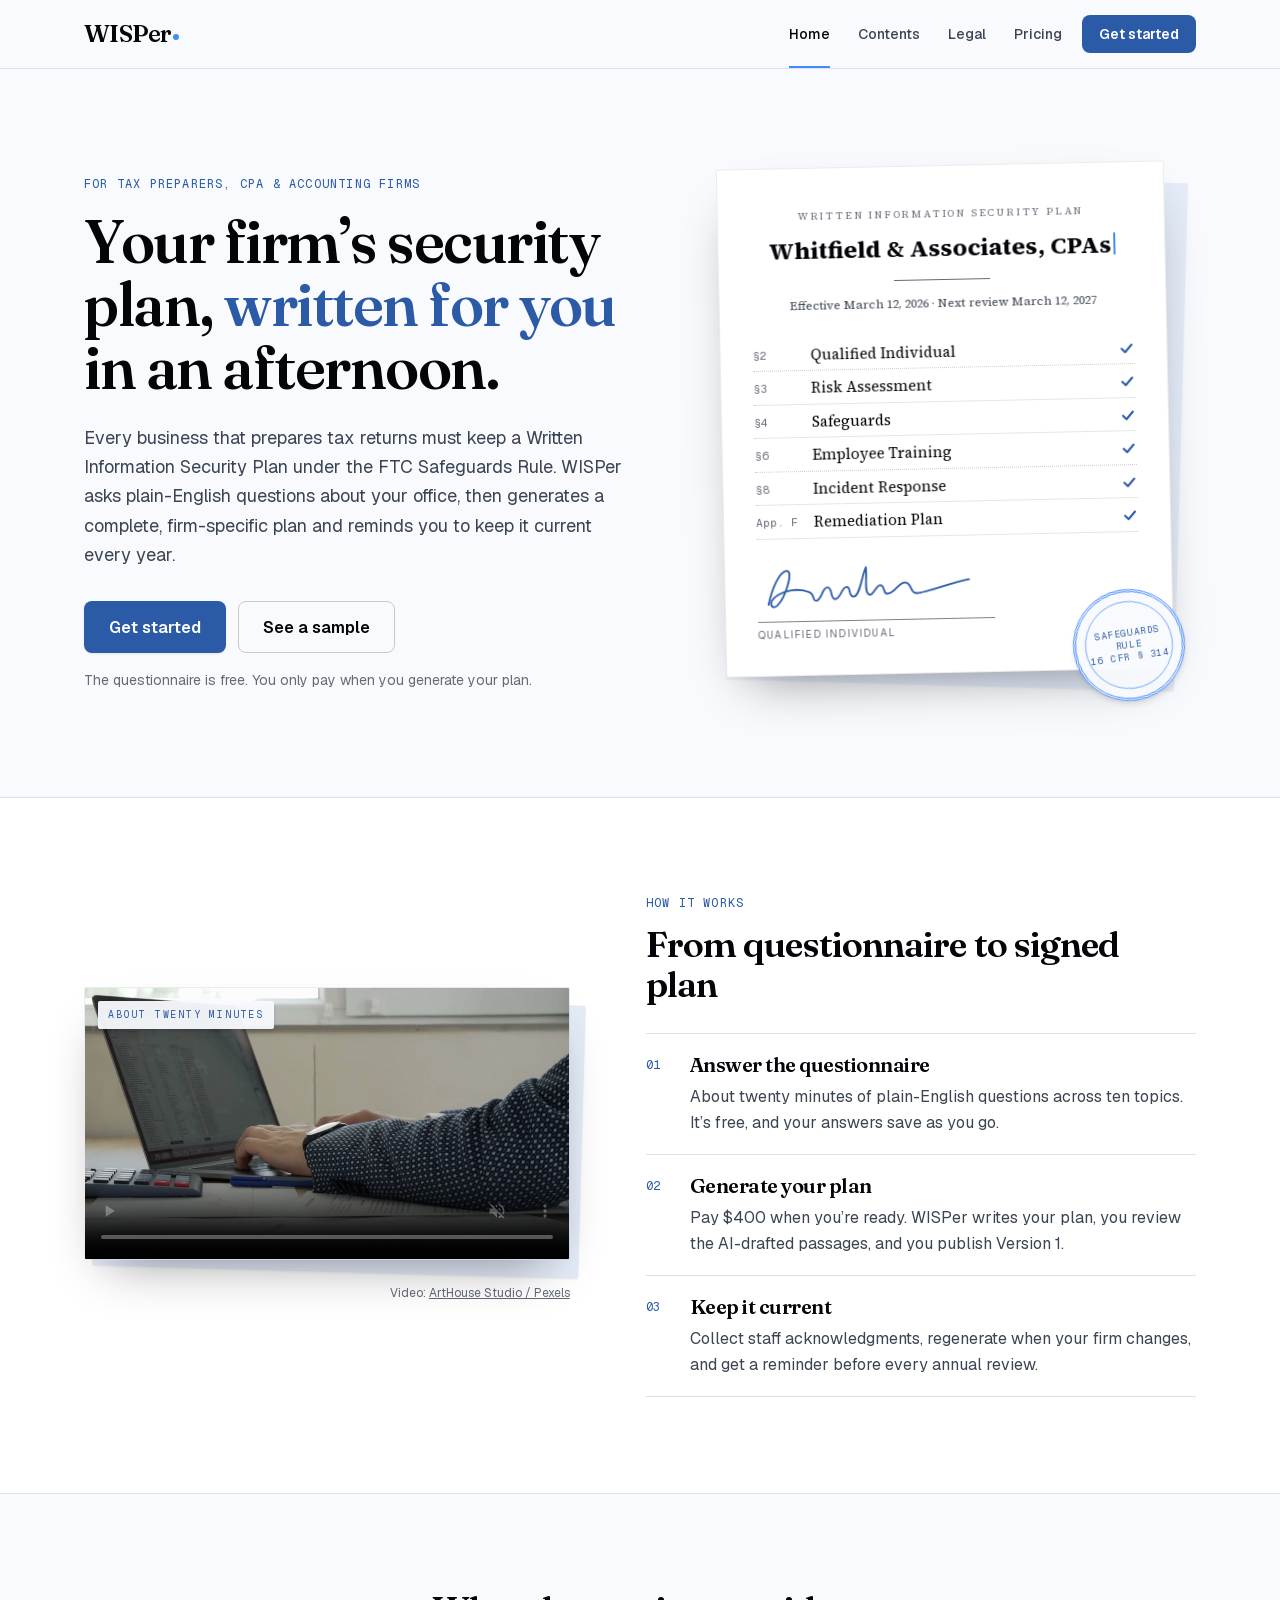
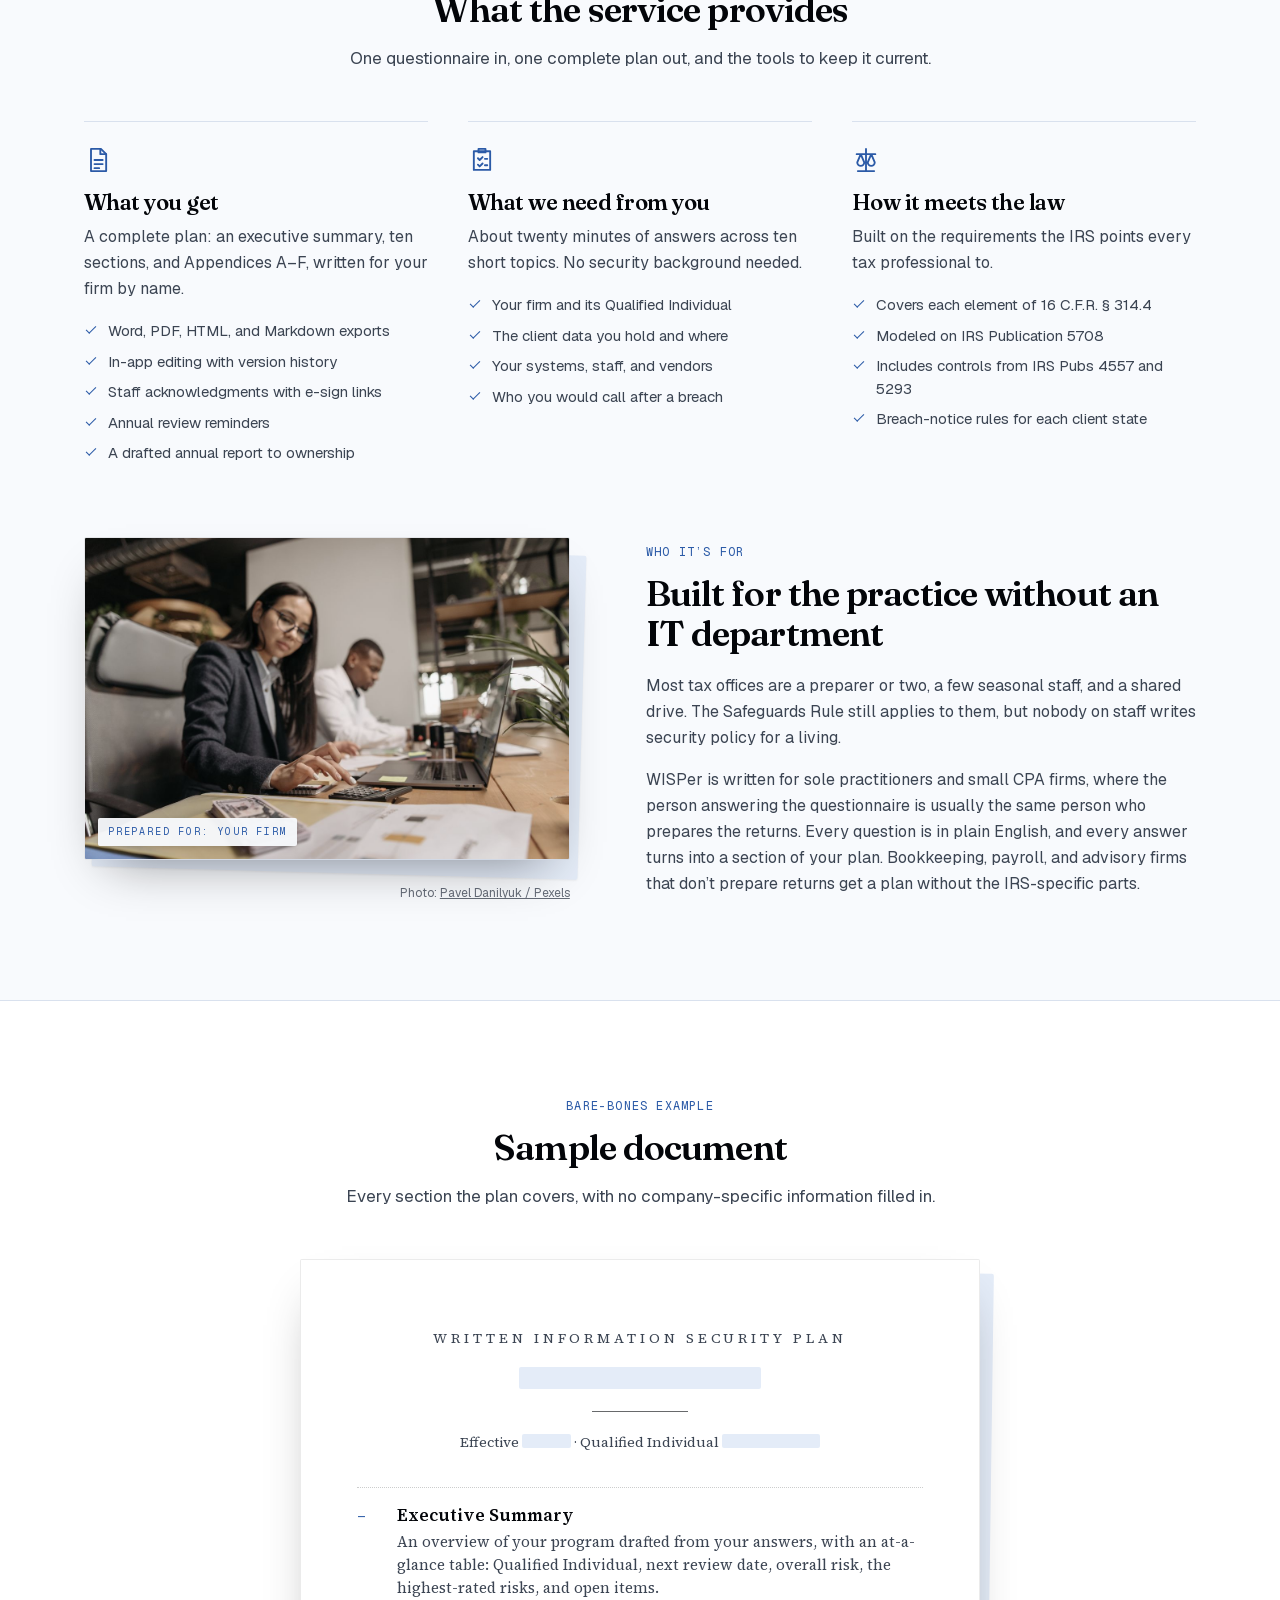
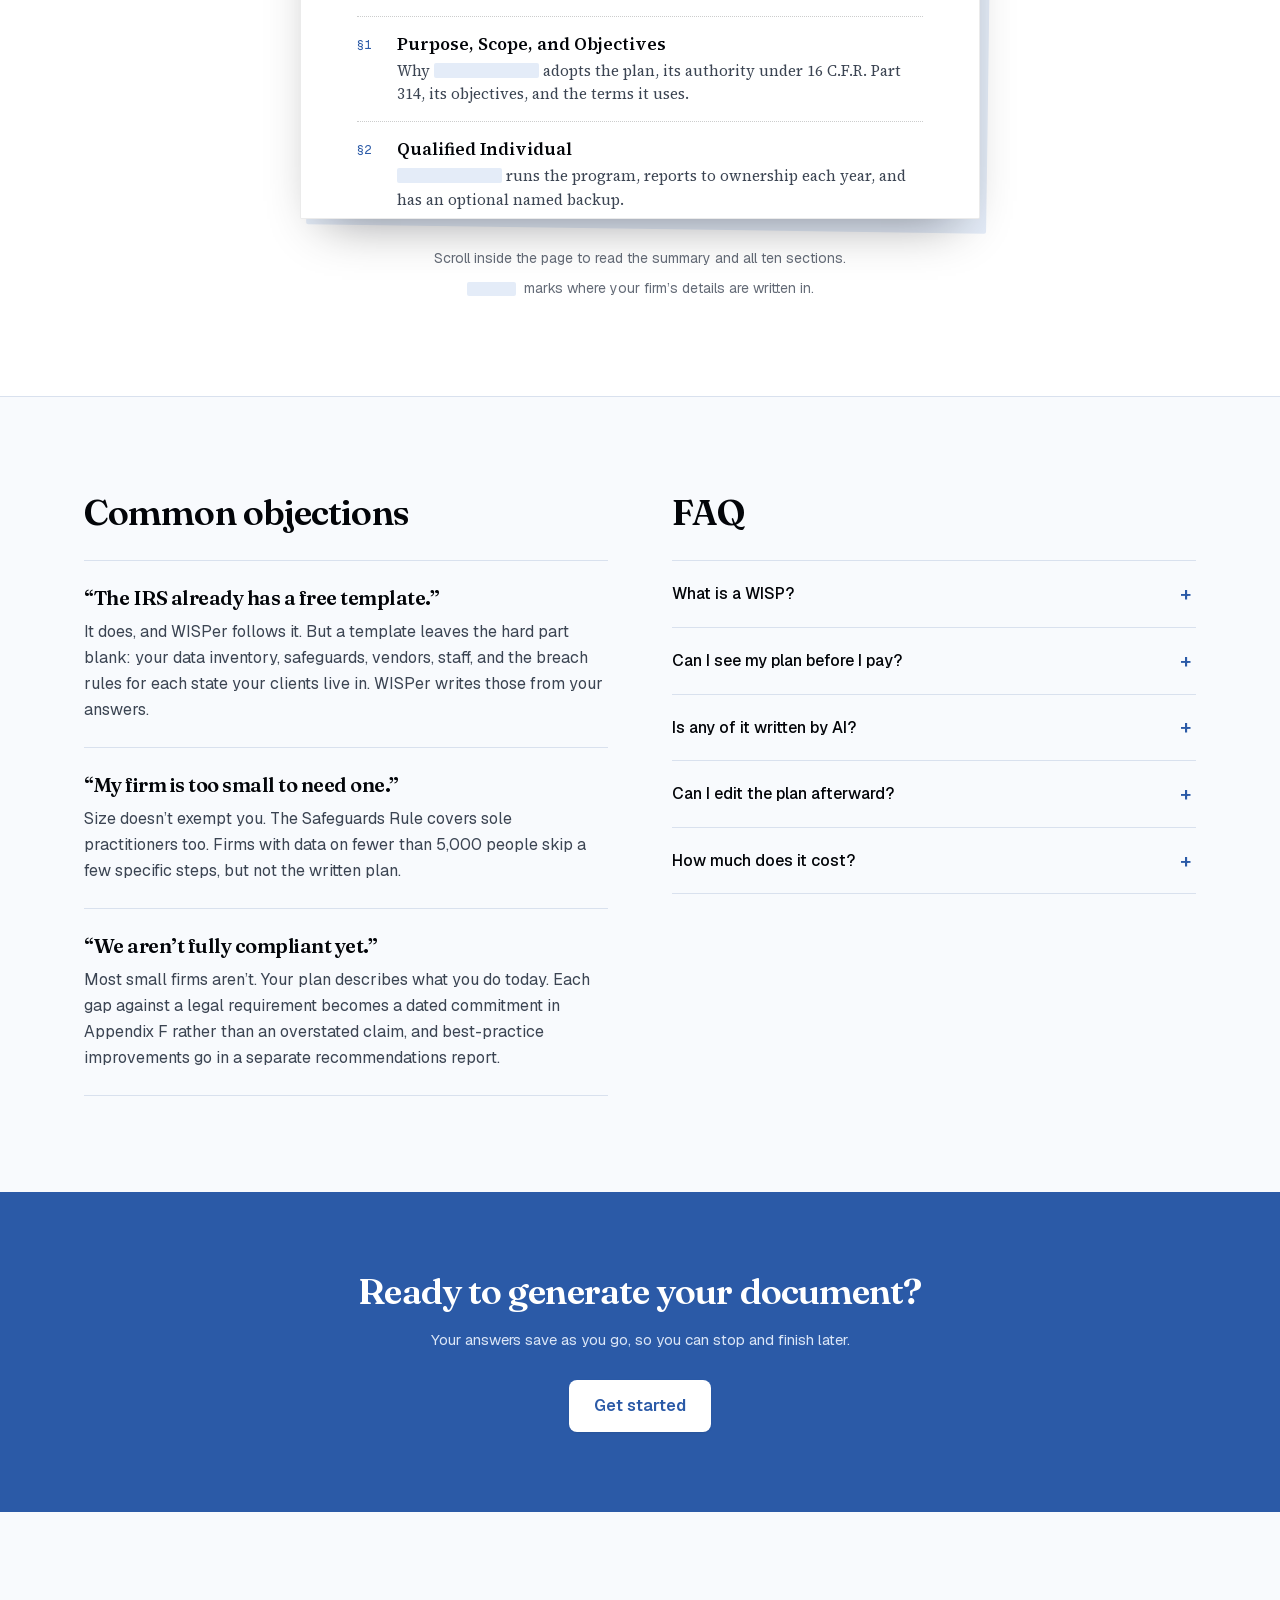
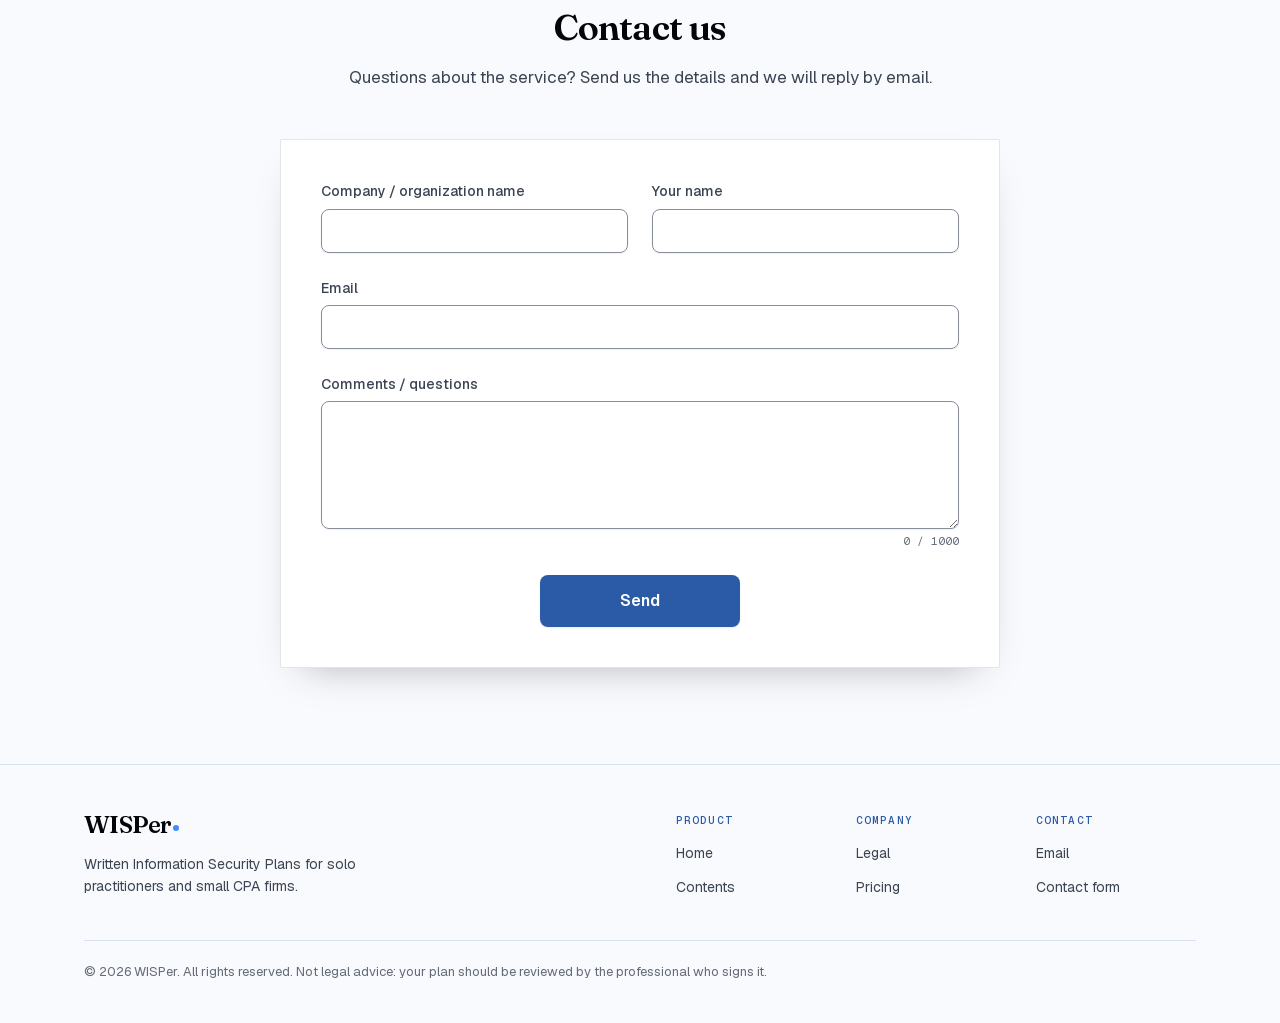
<file: index.html>
<!DOCTYPE html>
<html lang="en">
<head>
  <!-- Google tag (gtag.js) -->
  <script async src="https://www.googletagmanager.com/gtag/js?id=G-WB30G17X3M"></script>
  <script>
    window.dataLayer = window.dataLayer || [];
    function gtag(){dataLayer.push(arguments);}
    gtag('js', new Date());

    gtag('config', 'G-WB30G17X3M');
  </script>
  <meta charset="utf-8">
  <meta name="viewport" content="width=device-width, initial-scale=1">
  <title>WISPer | The Written Information Security Plan for Tax Firms</title>
  <meta name="description" content="WISPer turns a plain-English questionnaire into the Written Information Security Plan the FTC Safeguards Rule requires of every tax preparer, and keeps it current each year.">
  <meta name="author" content="Brayden Parker">
  <link rel="icon" href="favicon.svg" type="image/svg+xml">
  <link rel="stylesheet" href="styles.css">
  <script src="script.js" defer></script>
</head>
<body>
  <a class="skip" href="#main">Skip to main content</a>

  <header class="topbar">
    <div class="wrap">
      <a class="wordmark" href="index.html" aria-label="WISPer home">WISPer<span class="wordmark-dot"></span></a>
      <nav class="menu" id="menu" aria-label="Main">
        <ul>
          <li><a href="index.html" aria-current="page">Home</a></li>
          <li><a href="contents.html">Contents</a></li>
          <li><a href="legal.html">Legal</a></li>
          <li><a href="pricing.html">Pricing</a></li>
        </ul>
      </nav>
      <a class="btn" href="#contact">Get started</a>
    </div>
  </header>

  <main id="main">
    <!-- Hook and overview -->
    <section class="hero" aria-labelledby="hero-title">
      <div class="wrap">
        <div class="hero-text">
          <p class="kicker">For tax preparers, CPA &amp; accounting firms</p>
          <h1 id="hero-title">Your firm’s security plan, <em>written for you</em> in an afternoon.</h1>
          <p>Every business that prepares tax returns must keep a Written Information Security Plan under the FTC Safeguards Rule. WISPer asks plain-English questions about your office, then generates a complete, firm-specific plan and reminds you to keep it current every year.</p>
          <div class="hero-actions">
            <a class="btn btn-big" href="#contact">Get started</a>
            <a class="btn btn-big btn-ghost" href="#sample">See a sample</a>
          </div>
          <p class="hero-note">The questionnaire is free. You only pay when you generate your plan.</p>
        </div>

        <figure class="hero-art" role="img" aria-label="Illustration of a finished WISPer plan: the cover names the firm, lists six completed sections with check marks, is signed by the Qualified Individual, and carries a seal reading Safeguards Rule, 16 CFR 314.">
          <div class="art-stack">
            <div class="art-back"></div>
            <div class="art-sheet">
              <p class="art-kicker">Written Information Security Plan</p>
              <p class="art-firm"><span id="firm-name">Whitfield &amp; Associates, CPAs</span><span class="caret"></span></p>
              <div class="art-rule"></div>
              <p class="art-meta">Effective March 12, 2026 · Next review March 12, 2027</p>
              <ol class="art-sections">
                <li><span class="art-num">§2</span><span class="art-title">Qualified Individual</span><svg class="art-check" viewBox="0 0 16 16" aria-hidden="true"><path pathLength="1" d="M3 8.5 6.5 12 13 4.5"/></svg></li>
                <li><span class="art-num">§3</span><span class="art-title">Risk Assessment</span><svg class="art-check" viewBox="0 0 16 16" aria-hidden="true"><path pathLength="1" d="M3 8.5 6.5 12 13 4.5"/></svg></li>
                <li><span class="art-num">§4</span><span class="art-title">Safeguards</span><svg class="art-check" viewBox="0 0 16 16" aria-hidden="true"><path pathLength="1" d="M3 8.5 6.5 12 13 4.5"/></svg></li>
                <li><span class="art-num">§6</span><span class="art-title">Employee Training</span><svg class="art-check" viewBox="0 0 16 16" aria-hidden="true"><path pathLength="1" d="M3 8.5 6.5 12 13 4.5"/></svg></li>
                <li><span class="art-num">§8</span><span class="art-title">Incident Response</span><svg class="art-check" viewBox="0 0 16 16" aria-hidden="true"><path pathLength="1" d="M3 8.5 6.5 12 13 4.5"/></svg></li>
                <li><span class="art-num">App. F</span><span class="art-title">Remediation Plan</span><svg class="art-check" viewBox="0 0 16 16" aria-hidden="true"><path pathLength="1" d="M3 8.5 6.5 12 13 4.5"/></svg></li>
              </ol>
              <div class="art-sign">
                <svg class="art-signature" viewBox="0 0 220 56" aria-hidden="true"><path pathLength="1" d="M10 40c4-17 11-30 17-31 8-1-2 26-9 32-5 4-8-2-3-7 9-8 24-9 33-5 6 3 2 9 7 8 5-2 5-12 10-12 5 0 2 11 7 11s6-11 11-11c4 0 1 9 6 9 6 0 8-19 12-27 1 10-2 22 2 25 4 3 7-8 11-8 5 0 2 9 7 8 7-1 10-10 16-10 7 0 4 11 12 10 13-2 31-9 48-12"/></svg>
                <p class="art-sign-label">Qualified Individual</p>
              </div>
            </div>
            <div class="art-seal">
              <p>Safeguards<br>Rule<br>16 CFR § 314</p>
            </div>
          </div>
        </figure>
      </div>
    </section>

    <!-- How it works: the site's video -->
    <section class="section section-paper" id="how" aria-labelledby="how-title">
      <div class="wrap split how">
        <figure class="photo-frame">
          <div class="photo is-video">
            <video id="how-video" controls muted loop playsinline autoplay preload="metadata" poster="video/laptop-calculator-poster.jpg" aria-label="Silent video: a person types on a laptop showing a spreadsheet, with a calculator and paperwork beside it on a bright office desk.">
              <source src="video/laptop-calculator.mp4" type="video/mp4">
              Your browser can’t play this video. It shows a person working on a laptop beside a calculator and paperwork.
            </video>
            <span class="photo-tag">About twenty minutes</span>
          </div>
          <figcaption class="credit">Video: <a href="https://www.pexels.com/video/person-using-laptop-8478952/">ArtHouse Studio / Pexels</a></figcaption>
        </figure>
        <div class="prose">
          <p class="kicker">How it works</p>
          <h2 id="how-title">From questionnaire to signed plan</h2>
          <ol class="steps">
            <li>
              <span class="num">01</span>
              <div>
                <h3>Answer the questionnaire</h3>
                <p>About twenty minutes of plain-English questions across ten topics. It’s free, and your answers save as you go.</p>
              </div>
            </li>
            <li>
              <span class="num">02</span>
              <div>
                <h3>Generate your plan</h3>
                <p>Pay $400 when you’re ready. WISPer writes your plan, you review the AI-drafted passages, and you publish Version 1.</p>
              </div>
            </li>
            <li>
              <span class="num">03</span>
              <div>
                <h3>Keep it current</h3>
                <p>Collect staff acknowledgments, regenerate when your firm changes, and get a reminder before every annual review.</p>
              </div>
            </li>
          </ol>
        </div>
      </div>
    </section>

    <!-- What the service provides -->
    <section class="section" aria-labelledby="provides-title">
      <div class="wrap">
        <div class="section-head centered">
          <h2 id="provides-title">What the service provides</h2>
          <p>One questionnaire in, one complete plan out, and the tools to keep it current.</p>
        </div>
        <ul class="trio">
          <li class="box">
            <svg class="box-icon" viewBox="0 0 24 24" aria-hidden="true"><path d="M6 2.5h8.5L19 7v14.5H6z"/><path d="M14 2.5V7h5M9 12h7M9 15.5h7M9 19h4"/></svg>
            <h3>What you get</h3>
            <p>A complete plan: an executive summary, ten sections, and Appendices A–F, written for your firm by name.</p>
            <ul class="ticks">
              <li>Word, PDF, HTML, and Markdown exports</li>
              <li>In-app editing with version history</li>
              <li>Staff acknowledgments with e-sign links</li>
              <li>Annual review reminders</li>
              <li>A drafted annual report to ownership</li>
            </ul>
          </li>
          <li class="box">
            <svg class="box-icon" viewBox="0 0 24 24" aria-hidden="true"><path d="M5 4.5h14v16H5z"/><path d="M9 2.5h6v3H9zM8.5 10.5l1.5 1.5 2.5-2.5M8.5 16l1.5 1.5 2.5-2.5M14.5 11h2M14.5 16.5h2"/></svg>
            <h3>What we need from you</h3>
            <p>About twenty minutes of answers across ten short topics. No security background needed.</p>
            <ul class="ticks">
              <li>Your firm and its Qualified Individual</li>
              <li>The client data you hold and where</li>
              <li>Your systems, staff, and vendors</li>
              <li>Who you would call after a breach</li>
            </ul>
          </li>
          <li class="box">
            <svg class="box-icon" viewBox="0 0 24 24" aria-hidden="true"><path d="M12 2.5v19M5 21.5h14M4 7h16M7.5 7 4.5 14a3 3 0 0 0 6 0zM16.5 7l-3 7a3 3 0 0 0 6 0z"/></svg>
            <h3>How it meets the law</h3>
            <p>Built on the requirements the IRS points every tax professional to.</p>
            <ul class="ticks">
              <li>Covers each element of 16 C.F.R. § 314.4</li>
              <li>Modeled on IRS Publication 5708</li>
              <li>Includes controls from IRS Pubs 4557 and 5293</li>
              <li>Breach-notice rules for each client state</li>
            </ul>
          </li>
        </ul>

        <div class="split who">
          <figure class="photo-frame">
            <div class="photo">
              <img src="images/small-office.jpg" alt="Two accountants working at a shared desk in a small office, one entering figures on a calculator beside a laptop." width="1200" height="801" loading="lazy">
              <span class="photo-tag">Prepared for: your firm</span>
            </div>
            <figcaption class="credit">Photo: <a href="https://www.pexels.com/photo/woman-using-calculator-at-the-office-7654131/">Pavel Danilyuk / Pexels</a></figcaption>
          </figure>
          <div class="prose">
            <p class="kicker">Who it’s for</p>
            <h2>Built for the practice without an IT department</h2>
            <p>Most tax offices are a preparer or two, a few seasonal staff, and a shared drive. The Safeguards Rule still applies to them, but nobody on staff writes security policy for a living.</p>
            <p>WISPer is written for sole practitioners and small CPA firms, where the person answering the questionnaire is usually the same person who prepares the returns. Every question is in plain English, and every answer turns into a section of your plan. Bookkeeping, payroll, and advisory firms that don’t prepare returns get a plan without the IRS-specific parts.</p>
          </div>
        </div>
      </div>
    </section>

    <!-- Sample document -->
    <section class="section section-paper" id="sample" aria-labelledby="sample-title">
      <div class="wrap">
        <div class="section-head centered">
          <p class="kicker">Bare-bones example</p>
          <h2 id="sample-title">Sample document</h2>
          <p>Every section the plan covers, with no company-specific information filled in.</p>
        </div>

        <div class="sample">
          <div class="sample-scroll" tabindex="0" role="region" aria-label="Sample plan, scrollable">
            <div class="sample-cover">
              <p class="sheet-label">Written Information Security Plan</p>
              <h3><span class="fill fill-l" title="Firm name"></span></h3>
              <p>Effective <span class="fill fill-s"></span> · Qualified Individual <span class="fill"></span></p>
            </div>
            <ol class="sample-sections">
              <li><span class="num">—</span><div><h4>Executive Summary</h4><p>An overview of your program drafted from your answers, with an at-a-glance table: Qualified Individual, next review date, overall risk, the highest-rated risks, and open items.</p></div></li>
              <li><span class="num">§1</span><div><h4>Purpose, Scope, and Objectives</h4><p>Why <span class="fill"></span> adopts the plan, its authority under 16 C.F.R. Part 314, its objectives, and the terms it uses.</p></div></li>
              <li><span class="num">§2</span><div><h4>Qualified Individual</h4><p><span class="fill"></span> runs the program, reports to ownership each year, and has an optional named backup.</p></div></li>
              <li><span class="num">§3</span><div><h4>Risk Assessment</h4><p>The client data held, where it lives, and a scored risk register: each foreseeable threat rated for likelihood and impact, with the safeguards that answer it.</p></div></li>
              <li><span class="num">§4</span><div><h4>Safeguards — Information Systems Security</h4><p>Access control and MFA, encryption, network, devices and updates, backups, remote work, physical security, filing integrity and IRS credentials, activity monitoring, change management, application security, and AI tool use.</p></div></li>
              <li><span class="num">§5</span><div><h4>Data Retention and Secure Disposal</h4><p>Records kept <span class="fill fill-s"></span> years, then destroyed: paper, drives, copier storage, and cloud data.</p></div></li>
              <li><span class="num">§6</span><div><h4>Employee Management and Training</h4><p>Screening, a signed acknowledgment, security training with recorded completion, seasonal staff and contractors, offboarding, and enforcement.</p></div></li>
              <li><span class="num">§7</span><div><h4>Service Provider Oversight</h4><p>Vetting, written safeguard terms, and a yearly review of every vendor that can reach client data.</p></div></li>
              <li><span class="num">§8</span><div><h4>Incident Response Plan</h4><p>Warning signs, response contacts, who decides what, containment, and notice deadlines for the IRS, the FTC, and <span class="fill"></span>.</p></div></li>
              <li><span class="num">§9</span><div><h4>Program Monitoring, Testing, and Annual Review</h4><p>A yearly control test, security testing, an IRS credential-check calendar for tax preparers, the annual written report to ownership, and a full plan review at least every 12 months.</p></div></li>
              <li><span class="num">§10</span><div><h4>Appendices A–F</h4><p>Hardware, software, personnel and access, service providers, employee acknowledgment, and the remediation plan.</p></div></li>
            </ol>
          </div>
        </div>
        <p class="sample-hint">Scroll inside the page to read the summary and all ten sections.</p>
        <p class="legend"><span class="fill fill-s" aria-hidden="true"></span> marks where your firm’s details are written in.</p>
      </div>
    </section>

    <!-- Objections + FAQ -->
    <section class="section" aria-label="Objections and frequently asked questions">
      <div class="wrap two-col">
        <div>
          <h2>Common objections</h2>
          <article class="objection">
            <h3>“The IRS already has a free template.”</h3>
            <p>It does, and WISPer follows it. But a template leaves the hard part blank: your data inventory, safeguards, vendors, staff, and the breach rules for each state your clients live in. WISPer writes those from your answers.</p>
          </article>
          <article class="objection">
            <h3>“My firm is too small to need one.”</h3>
            <p>Size doesn’t exempt you. The Safeguards Rule covers sole practitioners too. Firms with data on fewer than 5,000 people skip a few specific steps, but not the written plan.</p>
          </article>
          <article class="objection">
            <h3>“We aren’t fully compliant yet.”</h3>
            <p>Most small firms aren’t. Your plan describes what you do today. Each gap against a legal requirement becomes a dated commitment in Appendix F rather than an overstated claim, and best-practice improvements go in a separate recommendations report.</p>
          </article>
        </div>

        <div>
          <h2>FAQ</h2>
          <div class="faq">
            <details>
              <summary>What is a WISP?</summary>
              <p>A Written Information Security Plan describes how your firm protects client data: who is responsible, what risks you face, which safeguards you use, and what you will do after a breach.</p>
            </details>
            <details>
              <summary>Can I see my plan before I pay?</summary>
              <p>You can finish the whole questionnaire for free, and a review page flags blank or conflicting answers before you check out. Your firm’s plan is generated at checkout. The sample above shows the summary and every section it will include.</p>
            </details>
            <details>
              <summary>Is any of it written by AI?</summary>
              <p>Four passages are drafted by AI from your answers: the executive summary overview and, in §3, the operations overview, the basis for each risk rating, and the risk summary. Everything else is standard language filled in from your answers. You must review the AI passages before the plan can be published.</p>
            </details>
            <details>
              <summary>Can I edit the plan afterward?</summary>
              <p>Yes. Edit any paragraph, publish a new version, and export it. Every published version is saved with its date and a view of what changed.</p>
            </details>
            <details>
              <summary>How much does it cost?</summary>
              <p>$400 to generate your plan, including the first year of updates, then $100 a year, renewing automatically. See the <a href="pricing.html">pricing page</a> for details.</p>
            </details>
          </div>
        </div>
      </div>
    </section>

    <!-- Call to action -->
    <section class="cta" aria-labelledby="cta-title">
      <div class="wrap">
        <h2 id="cta-title">Ready to generate your document?</h2>
        <p>Your answers save as you go, so you can stop and finish later.</p>
        <a class="btn btn-big btn-light" href="#contact">Get started</a>
      </div>
    </section>

    <!-- Contact form -->
    <section class="section" id="contact" aria-labelledby="contact-title">
      <div class="wrap">
        <div class="section-head centered">
          <h2 id="contact-title">Contact us</h2>
          <p>Questions about the service? Send us the details and we will reply by email.</p>
        </div>

        <form class="form" id="contact-form" action="#" method="post" novalidate>
          <div class="form-grid">
            <div class="field">
              <label for="company">Company / organization name</label>
              <input type="text" id="company" name="company" autocomplete="organization" maxlength="120" required>
            </div>
            <div class="field">
              <label for="name">Your name</label>
              <input type="text" id="name" name="name" autocomplete="name" maxlength="80" required>
            </div>
            <div class="field field-full">
              <label for="email">Email</label>
              <input type="email" id="email" name="email" autocomplete="email" maxlength="120" required>
            </div>
            <div class="field field-full">
              <label for="comments">Comments / questions</label>
              <textarea id="comments" name="comments" rows="5" maxlength="1000" required></textarea>
              <p class="counter" id="comments-count" aria-live="polite">0 / 1000</p>
            </div>
          </div>
          <div class="form-actions">
            <button class="btn btn-big" type="submit">Send</button>
          </div>
          <p class="form-status" role="status" aria-live="polite"></p>
        </form>
      </div>
    </section>
  </main>

  <footer class="footer">
    <div class="wrap">
      <div class="footer-grid">
        <div class="footer-brand">
          <a class="wordmark" href="index.html" aria-label="WISPer home">WISPer<span class="wordmark-dot"></span></a>
          <p>Written Information Security Plans for solo practitioners and small CPA firms.</p>
        </div>
        <nav aria-labelledby="f-product">
          <h2 id="f-product">Product</h2>
          <ul>
            <li><a href="index.html">Home</a></li>
            <li><a href="contents.html">Contents</a></li>
          </ul>
        </nav>
        <nav aria-labelledby="f-company">
          <h2 id="f-company">Company</h2>
          <ul>
            <li><a href="legal.html">Legal</a></li>
            <li><a href="pricing.html">Pricing</a></li>
          </ul>
        </nav>
        <nav aria-labelledby="f-contact">
          <h2 id="f-contact">Contact</h2>
          <ul>
            <li><a href="mailto:hello@wisper.example">Email</a></li>
            <li><a href="index.html#contact">Contact form</a></li>
          </ul>
        </nav>
      </div>
      <p class="footer-base">© <span class="year">2026</span> WISPer. All rights reserved. Not legal advice: your plan should be reviewed by the professional who signs it.</p>
    </div>
  </footer>
</body>
</html>
</file>
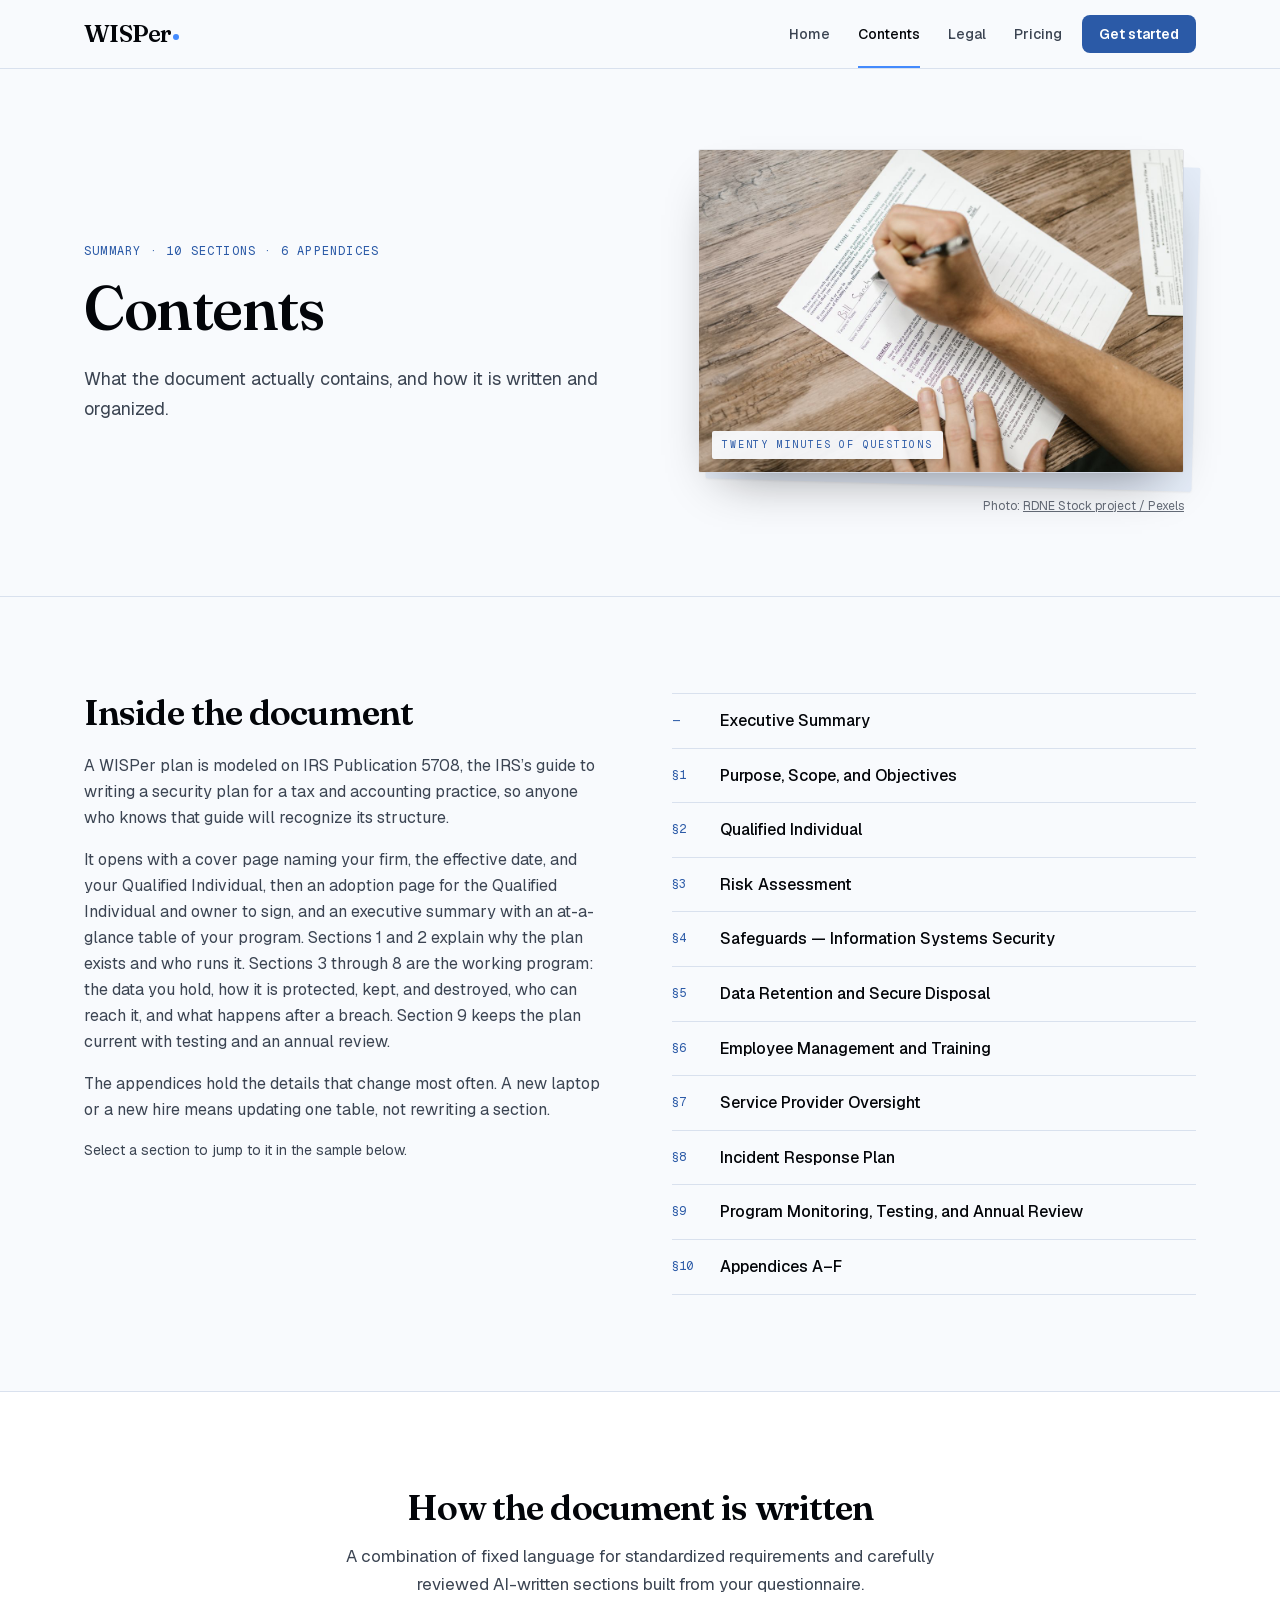
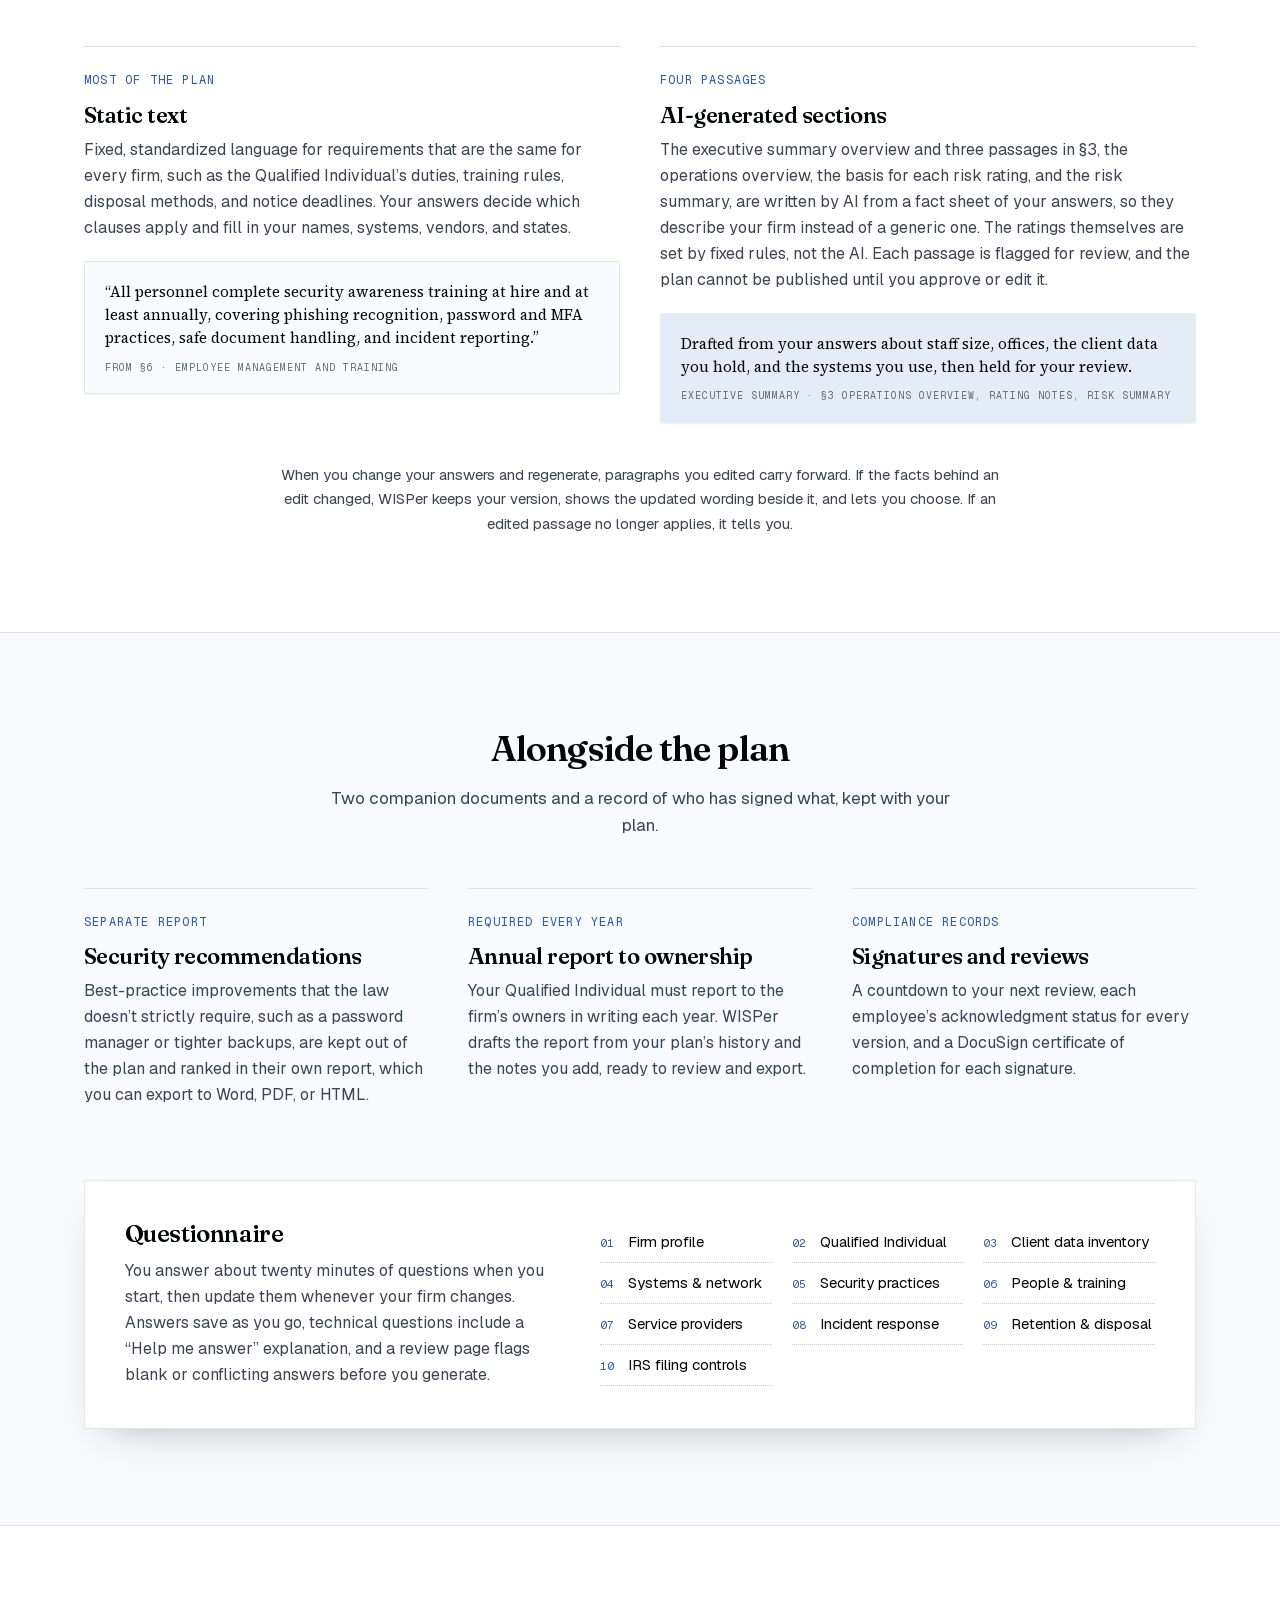
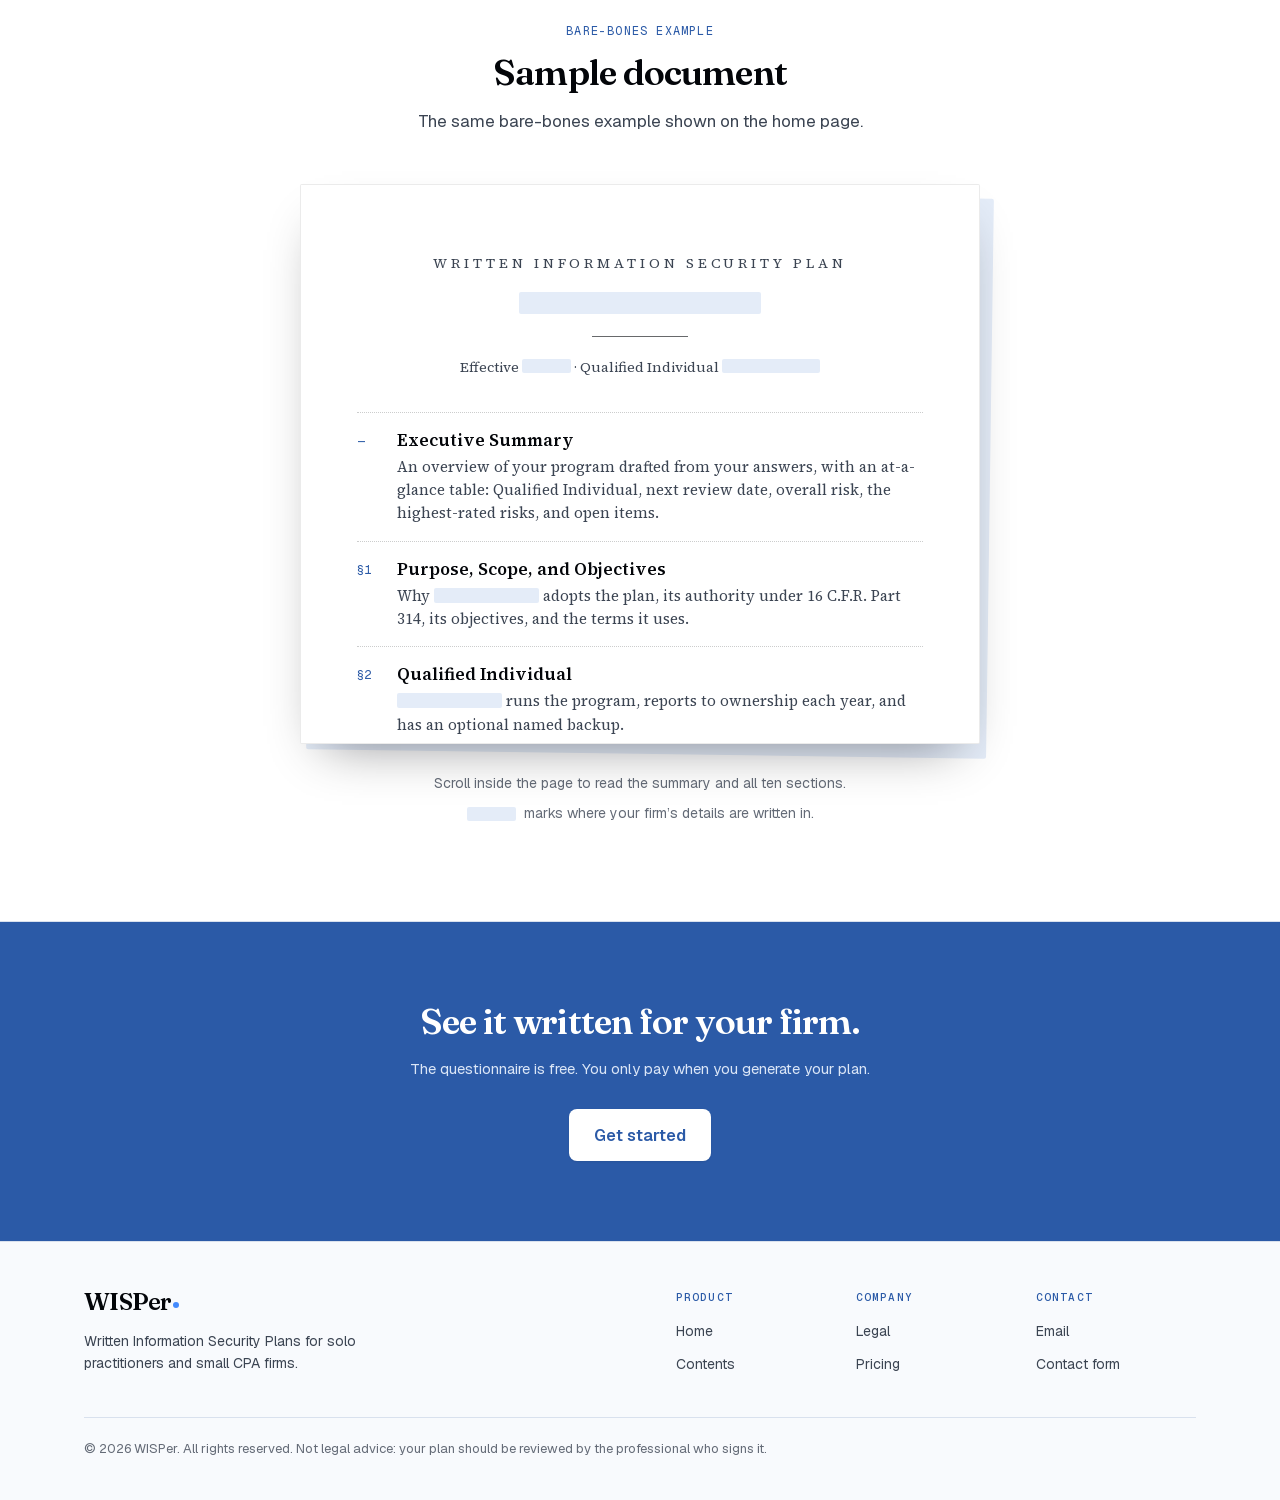
<file: contents.html>
<!DOCTYPE html>
<html lang="en">
<head>
  <!-- Google tag (gtag.js) -->
  <script async src="https://www.googletagmanager.com/gtag/js?id=G-WB30G17X3M"></script>
  <script>
    window.dataLayer = window.dataLayer || [];
    function gtag(){dataLayer.push(arguments);}
    gtag('js', new Date());

    gtag('config', 'G-WB30G17X3M');
  </script>
  <meta charset="utf-8">
  <meta name="viewport" content="width=device-width, initial-scale=1">
  <title>Contents | WISPer</title>
  <meta name="description" content="What a WISPer plan contains, how its ten sections and six appendices are organized, and which parts are standard language versus written from your questionnaire.">
  <meta name="author" content="Brayden Parker">
  <link rel="icon" href="favicon.svg" type="image/svg+xml">
  <link rel="stylesheet" href="styles.css">
  <script src="script.js" defer></script>
</head>
<body>
  <a class="skip" href="#main">Skip to main content</a>

  <header class="topbar">
    <div class="wrap">
      <a class="wordmark" href="index.html" aria-label="WISPer home">WISPer<span class="wordmark-dot"></span></a>
      <nav class="menu" id="menu" aria-label="Main">
        <ul>
          <li><a href="index.html">Home</a></li>
          <li><a href="contents.html" aria-current="page">Contents</a></li>
          <li><a href="legal.html">Legal</a></li>
          <li><a href="pricing.html">Pricing</a></li>
        </ul>
      </nav>
      <a class="btn" href="index.html#contact">Get started</a>
    </div>
  </header>

  <main id="main">
    <section class="page-title has-photo">
      <div class="wrap">
        <div class="page-title-text">
          <p class="kicker">Summary · 10 sections · 6 appendices</p>
          <h1>Contents</h1>
          <p>What the document actually contains, and how it is written and organized.</p>
        </div>
        <figure class="photo-frame">
          <div class="photo">
            <img src="images/questionnaire.jpg" alt="Close-up of a hand filling out a printed questionnaire with a pen on a wooden table." width="1200" height="800">
            <span class="photo-tag">Twenty minutes of questions</span>
          </div>
          <figcaption class="credit">Photo: <a href="https://www.pexels.com/photo/close-up-shot-of-a-person-filling-out-a-questionnaire-7821686/">RDNE Stock project / Pexels</a></figcaption>
        </figure>
      </div>
    </section>

    <!-- Inside the document -->
    <section class="section" aria-labelledby="inside-title">
      <div class="wrap split">
        <div class="prose">
          <h2 id="inside-title">Inside the document</h2>
          <p>A WISPer plan is modeled on IRS Publication 5708, the IRS’s guide to writing a security plan for a tax and accounting practice, so anyone who knows that guide will recognize its structure.</p>
          <p>It opens with a cover page naming your firm, the effective date, and your Qualified Individual, then an adoption page for the Qualified Individual and owner to sign, and an executive summary with an at-a-glance table of your program. Sections 1 and 2 explain why the plan exists and who runs it. Sections 3 through 8 are the working program: the data you hold, how it is protected, kept, and destroyed, who can reach it, and what happens after a breach. Section 9 keeps the plan current with testing and an annual review.</p>
          <p>The appendices hold the details that change most often. A new laptop or a new hire means updating one table, not rewriting a section.</p>
          <p class="hint">Select a section to jump to it in the sample below.</p>
        </div>

        <ol class="toc" aria-label="Sections of the plan">
          <li><a href="#summary" data-section="summary"><span class="num">—</span>Executive Summary</a></li>
          <li><a href="#s1" data-section="s1"><span class="num">§1</span>Purpose, Scope, and Objectives</a></li>
          <li><a href="#s2" data-section="s2"><span class="num">§2</span>Qualified Individual</a></li>
          <li><a href="#s3" data-section="s3"><span class="num">§3</span>Risk Assessment</a></li>
          <li><a href="#s4" data-section="s4"><span class="num">§4</span>Safeguards — Information Systems Security</a></li>
          <li><a href="#s5" data-section="s5"><span class="num">§5</span>Data Retention and Secure Disposal</a></li>
          <li><a href="#s6" data-section="s6"><span class="num">§6</span>Employee Management and Training</a></li>
          <li><a href="#s7" data-section="s7"><span class="num">§7</span>Service Provider Oversight</a></li>
          <li><a href="#s8" data-section="s8"><span class="num">§8</span>Incident Response Plan</a></li>
          <li><a href="#s9" data-section="s9"><span class="num">§9</span>Program Monitoring, Testing, and Annual Review</a></li>
          <li><a href="#s10" data-section="s10"><span class="num">§10</span>Appendices A–F</a></li>
        </ol>
      </div>
    </section>

    <!-- How it is written -->
    <section class="section section-paper" aria-labelledby="written-title">
      <div class="wrap">
        <div class="section-head centered">
          <h2 id="written-title">How the document is written</h2>
          <p>A combination of fixed language for standardized requirements and carefully reviewed AI-written sections built from your questionnaire.</p>
        </div>

        <div class="pair">
          <article class="box">
            <p class="kicker">Most of the plan</p>
            <h3>Static text</h3>
            <p>Fixed, standardized language for requirements that are the same for every firm, such as the Qualified Individual’s duties, training rules, disposal methods, and notice deadlines. Your answers decide which clauses apply and fill in your names, systems, vendors, and states.</p>
            <blockquote class="excerpt">
              “All personnel complete security awareness training at hire and at least annually, covering phishing recognition, password and MFA practices, safe document handling, and incident reporting.”
              <cite>From §6 · Employee Management and Training</cite>
            </blockquote>
          </article>
          <article class="box">
            <p class="kicker">Four passages</p>
            <h3>AI-generated sections</h3>
            <p>The executive summary overview and three passages in §3, the operations overview, the basis for each risk rating, and the risk summary, are written by AI from a fact sheet of your answers, so they describe your firm instead of a generic one. The ratings themselves are set by fixed rules, not the AI. Each passage is flagged for review, and the plan cannot be published until you approve or edit it.</p>
            <blockquote class="excerpt ai">
              Drafted from your answers about staff size, offices, the client data you hold, and the systems you use, then held for your review.
              <cite>Executive summary · §3 operations overview, rating notes, risk summary</cite>
            </blockquote>
          </article>
        </div>

        <p class="aside">When you change your answers and regenerate, paragraphs you edited carry forward. If the facts behind an edit changed, WISPer keeps your version, shows the updated wording beside it, and lets you choose. If an edited passage no longer applies, it tells you.</p>
      </div>
    </section>

    <!-- Alongside the plan + questionnaire -->
    <section class="section" aria-labelledby="along-title">
      <div class="wrap">
        <div class="section-head centered">
          <h2 id="along-title">Alongside the plan</h2>
          <p>Two companion documents and a record of who has signed what, kept with your plan.</p>
        </div>
        <ul class="trio">
          <li class="box">
            <p class="kicker">Separate report</p>
            <h3>Security recommendations</h3>
            <p>Best-practice improvements that the law doesn’t strictly require, such as a password manager or tighter backups, are kept out of the plan and ranked in their own report, which you can export to Word, PDF, or HTML.</p>
          </li>
          <li class="box">
            <p class="kicker">Required every year</p>
            <h3>Annual report to ownership</h3>
            <p>Your Qualified Individual must report to the firm’s owners in writing each year. WISPer drafts the report from your plan’s history and the notes you add, ready to review and export.</p>
          </li>
          <li class="box">
            <p class="kicker">Compliance records</p>
            <h3>Signatures and reviews</h3>
            <p>A countdown to your next review, each employee’s acknowledgment status for every version, and a DocuSign certificate of completion for each signature.</p>
          </li>
        </ul>

        <div class="strip">
          <div>
            <h2 id="q-title">Questionnaire</h2>
            <p>You answer about twenty minutes of questions when you start, then update them whenever your firm changes. Answers save as you go, technical questions include a “Help me answer” explanation, and a review page flags blank or conflicting answers before you generate.</p>
          </div>
          <ol class="topics" aria-label="Questionnaire topics">
            <li>Firm profile</li>
            <li>Qualified Individual</li>
            <li>Client data inventory</li>
            <li>Systems &amp; network</li>
            <li>Security practices</li>
            <li>People &amp; training</li>
            <li>Service providers</li>
            <li>Incident response</li>
            <li>Retention &amp; disposal</li>
            <li>IRS filing controls</li>
          </ol>
        </div>
      </div>
    </section>

    <!-- Sample document -->
    <section class="section section-paper" id="sample" aria-labelledby="sample-title">
      <div class="wrap">
        <div class="section-head centered">
          <p class="kicker">Bare-bones example</p>
          <h2 id="sample-title">Sample document</h2>
          <p>The same bare-bones example shown on the home page.</p>
        </div>

        <div class="sample">
          <div class="sample-scroll" id="sample-scroll" tabindex="0" role="region" aria-label="Sample plan, scrollable">
            <div class="sample-cover">
              <p class="sheet-label">Written Information Security Plan</p>
              <h3><span class="fill fill-l" title="Firm name"></span></h3>
              <p>Effective <span class="fill fill-s"></span> · Qualified Individual <span class="fill"></span></p>
            </div>
            <ol class="sample-sections">
              <li id="summary"><span class="num">—</span><div><h4>Executive Summary</h4><p>An overview of your program drafted from your answers, with an at-a-glance table: Qualified Individual, next review date, overall risk, the highest-rated risks, and open items.</p></div></li>
              <li id="s1"><span class="num">§1</span><div><h4>Purpose, Scope, and Objectives</h4><p>Why <span class="fill"></span> adopts the plan, its authority under 16 C.F.R. Part 314, its objectives, and the terms it uses.</p></div></li>
              <li id="s2"><span class="num">§2</span><div><h4>Qualified Individual</h4><p><span class="fill"></span> runs the program, reports to ownership each year, and has an optional named backup.</p></div></li>
              <li id="s3"><span class="num">§3</span><div><h4>Risk Assessment</h4><p>The client data held, where it lives, and a scored risk register: each foreseeable threat rated for likelihood and impact, with the safeguards that answer it.</p></div></li>
              <li id="s4"><span class="num">§4</span><div><h4>Safeguards — Information Systems Security</h4><p>Access control and MFA, encryption, network, devices and updates, backups, remote work, physical security, filing integrity and IRS credentials, activity monitoring, change management, application security, and AI tool use.</p></div></li>
              <li id="s5"><span class="num">§5</span><div><h4>Data Retention and Secure Disposal</h4><p>Records kept <span class="fill fill-s"></span> years, then destroyed: paper, drives, copier storage, and cloud data.</p></div></li>
              <li id="s6"><span class="num">§6</span><div><h4>Employee Management and Training</h4><p>Screening, a signed acknowledgment, security training with recorded completion, seasonal staff and contractors, offboarding, and enforcement.</p></div></li>
              <li id="s7"><span class="num">§7</span><div><h4>Service Provider Oversight</h4><p>Vetting, written safeguard terms, and a yearly review of every vendor that can reach client data.</p></div></li>
              <li id="s8"><span class="num">§8</span><div><h4>Incident Response Plan</h4><p>Warning signs, response contacts, who decides what, containment, and notice deadlines for the IRS, the FTC, and <span class="fill"></span>.</p></div></li>
              <li id="s9"><span class="num">§9</span><div><h4>Program Monitoring, Testing, and Annual Review</h4><p>A yearly control test, security testing, an IRS credential-check calendar for tax preparers, the annual written report to ownership, and a full plan review at least every 12 months.</p></div></li>
              <li id="s10"><span class="num">§10</span><div><h4>Appendices A–F</h4><p>Hardware, software, personnel and access, service providers, employee acknowledgment, and the remediation plan.</p></div></li>
            </ol>
          </div>
        </div>
        <p class="sample-hint">Scroll inside the page to read the summary and all ten sections.</p>
        <p class="legend"><span class="fill fill-s" aria-hidden="true"></span> marks where your firm’s details are written in.</p>
      </div>
    </section>

    <section class="cta" aria-labelledby="cta-title">
      <div class="wrap">
        <h2 id="cta-title">See it written for your firm.</h2>
        <p>The questionnaire is free. You only pay when you generate your plan.</p>
        <a class="btn btn-big btn-light" href="index.html#contact">Get started</a>
      </div>
    </section>
  </main>

  <footer class="footer">
    <div class="wrap">
      <div class="footer-grid">
        <div class="footer-brand">
          <a class="wordmark" href="index.html" aria-label="WISPer home">WISPer<span class="wordmark-dot"></span></a>
          <p>Written Information Security Plans for solo practitioners and small CPA firms.</p>
        </div>
        <nav aria-labelledby="f-product">
          <h2 id="f-product">Product</h2>
          <ul>
            <li><a href="index.html">Home</a></li>
            <li><a href="contents.html">Contents</a></li>
          </ul>
        </nav>
        <nav aria-labelledby="f-company">
          <h2 id="f-company">Company</h2>
          <ul>
            <li><a href="legal.html">Legal</a></li>
            <li><a href="pricing.html">Pricing</a></li>
          </ul>
        </nav>
        <nav aria-labelledby="f-contact">
          <h2 id="f-contact">Contact</h2>
          <ul>
            <li><a href="mailto:hello@wisper.example">Email</a></li>
            <li><a href="index.html#contact">Contact form</a></li>
          </ul>
        </nav>
      </div>
      <p class="footer-base">© <span class="year">2026</span> WISPer. All rights reserved. Not legal advice: your plan should be reviewed by the professional who signs it.</p>
    </div>
  </footer>
</body>
</html>
</file>
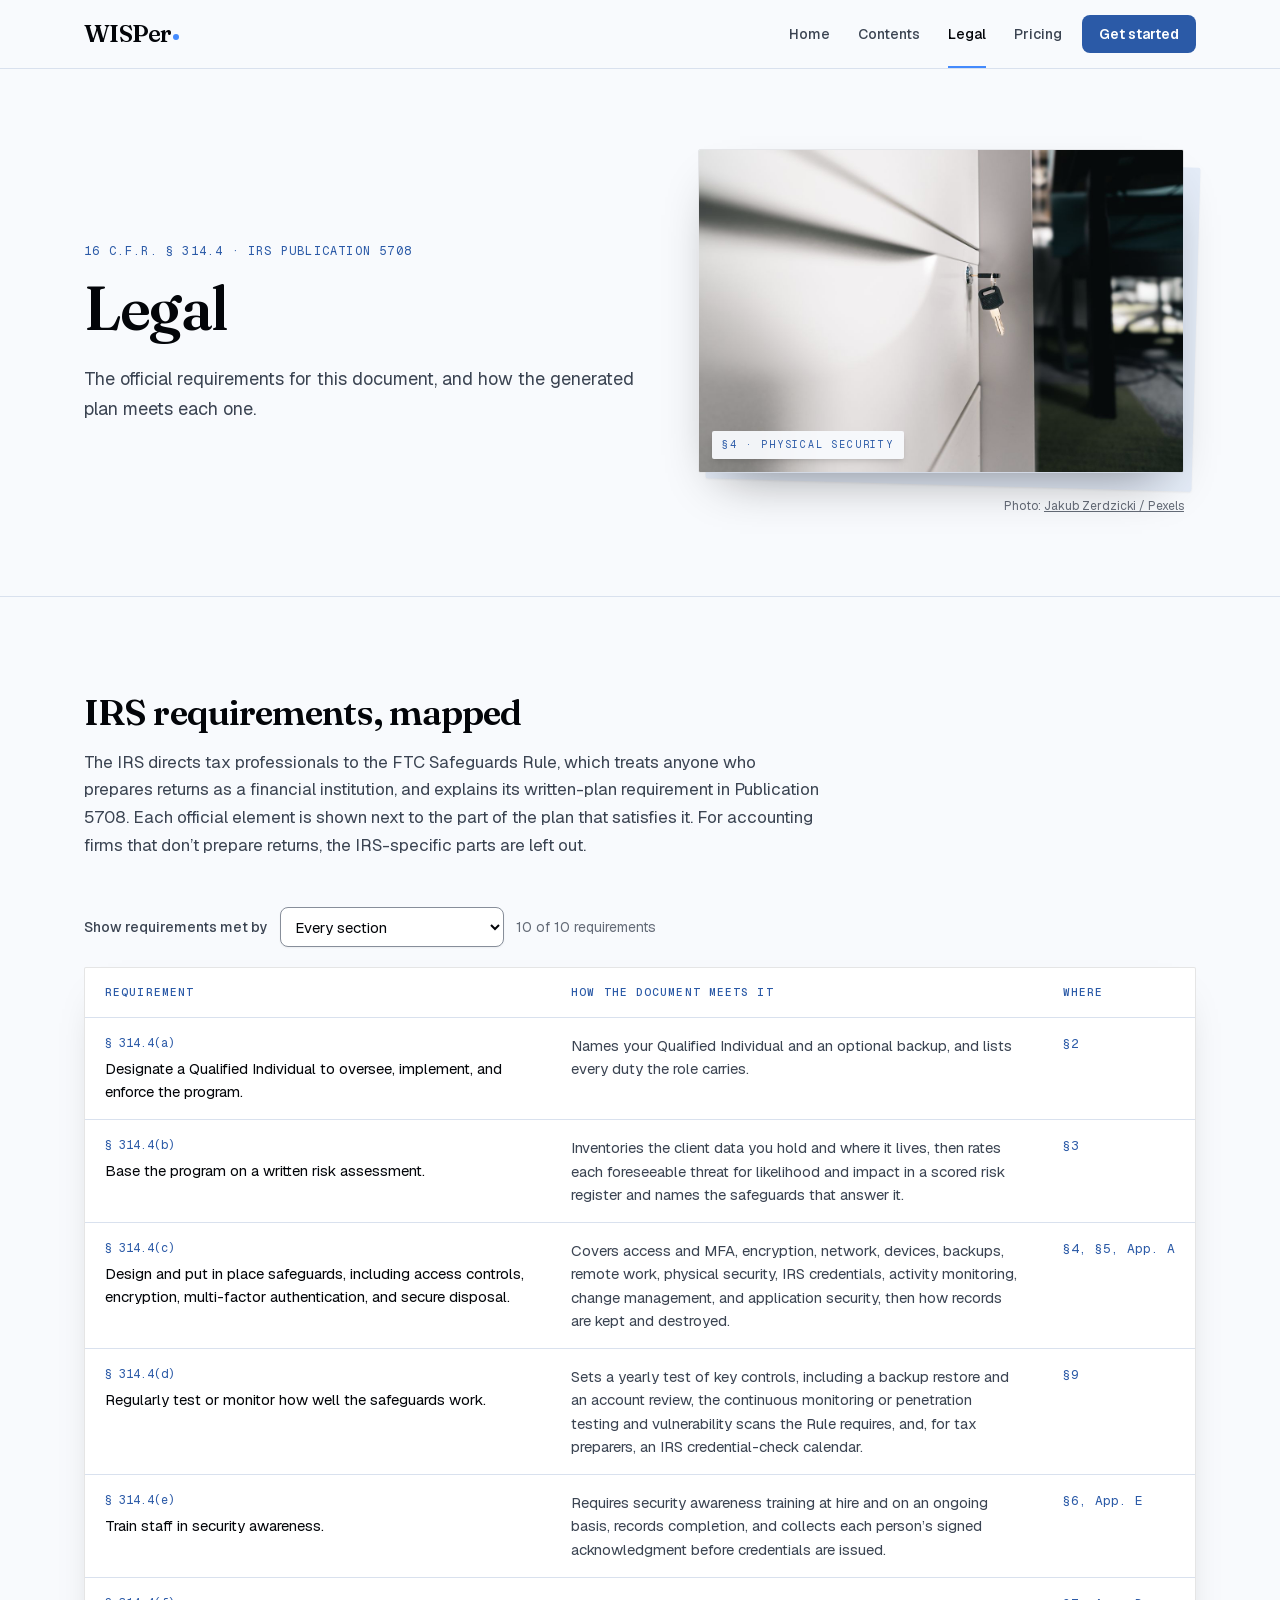
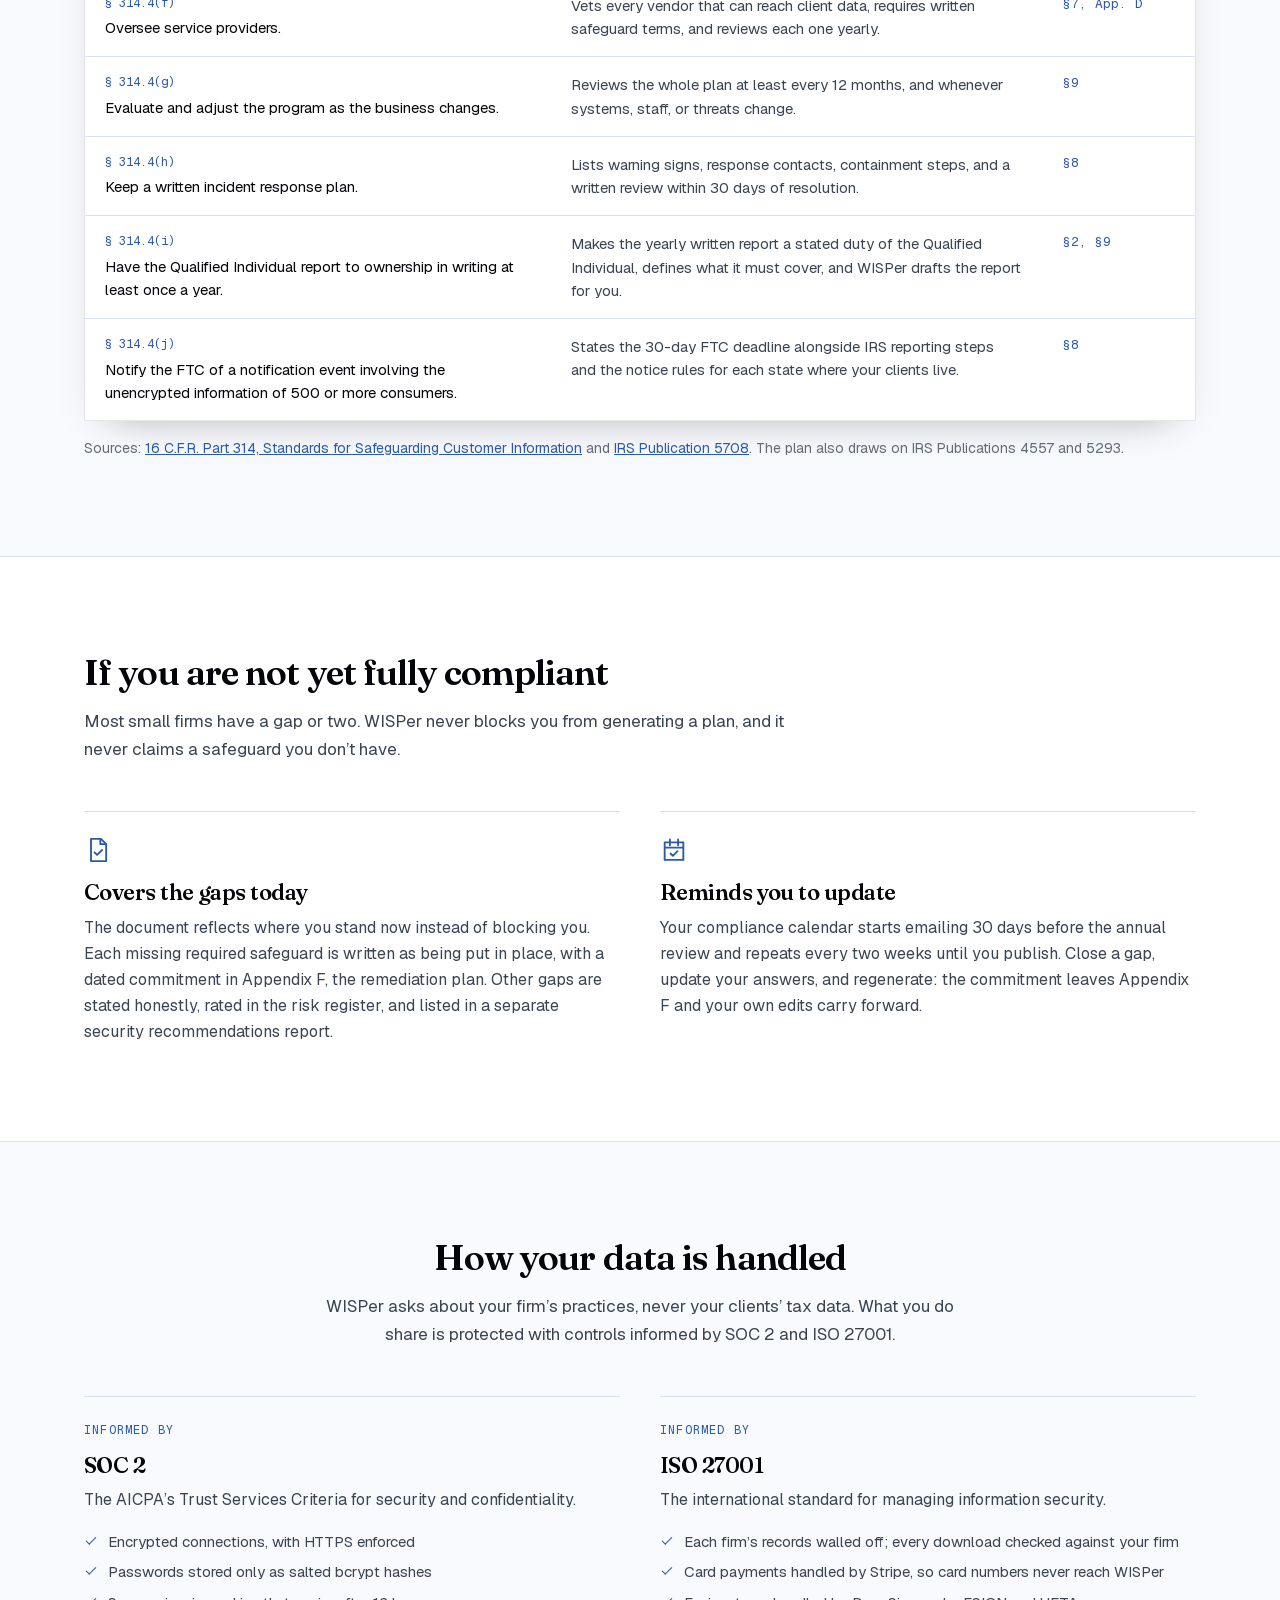
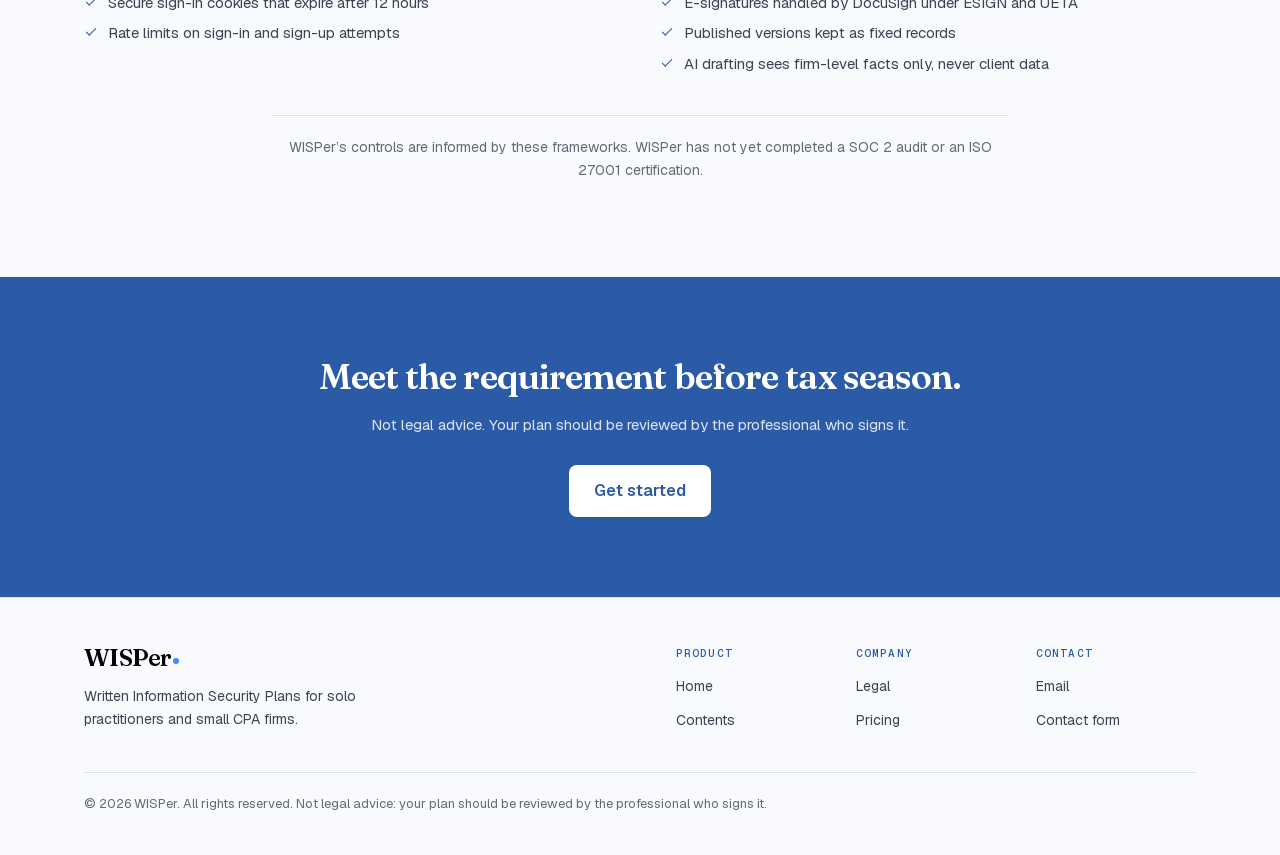
<file: legal.html>
<!DOCTYPE html>
<html lang="en">
<head>
  <!-- Google tag (gtag.js) -->
  <script async src="https://www.googletagmanager.com/gtag/js?id=G-WB30G17X3M"></script>
  <script>
    window.dataLayer = window.dataLayer || [];
    function gtag(){dataLayer.push(arguments);}
    gtag('js', new Date());

    gtag('config', 'G-WB30G17X3M');
  </script>
  <meta charset="utf-8">
  <meta name="viewport" content="width=device-width, initial-scale=1">
  <title>Legal | WISPer</title>
  <meta name="description" content="The federal requirements the IRS points tax professionals to, mapped to the part of a WISPer plan that meets each one, plus how WISPer handles gaps and protects your data.">
  <meta name="author" content="Brayden Parker">
  <link rel="icon" href="favicon.svg" type="image/svg+xml">
  <link rel="stylesheet" href="styles.css">
  <script src="script.js" defer></script>
</head>
<body>
  <a class="skip" href="#main">Skip to main content</a>

  <header class="topbar">
    <div class="wrap">
      <a class="wordmark" href="index.html" aria-label="WISPer home">WISPer<span class="wordmark-dot"></span></a>
      <nav class="menu" id="menu" aria-label="Main">
        <ul>
          <li><a href="index.html">Home</a></li>
          <li><a href="contents.html">Contents</a></li>
          <li><a href="legal.html" aria-current="page">Legal</a></li>
          <li><a href="pricing.html">Pricing</a></li>
        </ul>
      </nav>
      <a class="btn" href="index.html#contact">Get started</a>
    </div>
  </header>

  <main id="main">
    <section class="page-title has-photo">
      <div class="wrap">
        <div class="page-title-text">
          <p class="kicker">16 C.F.R. § 314.4 · IRS Publication 5708</p>
          <h1>Legal</h1>
          <p>The official requirements for this document, and how the generated plan meets each one.</p>
        </div>
        <figure class="photo-frame">
          <div class="photo">
            <img src="images/locked-drawer.jpg" alt="A key left in the lock of a grey metal office file drawer." width="1200" height="800">
            <span class="photo-tag">§4 · Physical security</span>
          </div>
          <figcaption class="credit">Photo: <a href="https://www.pexels.com/photo/secure-office-locker-with-key-in-lock-29940222/">Jakub Zerdzicki / Pexels</a></figcaption>
        </figure>
      </div>
    </section>

    <!-- Requirements mapped -->
    <section class="section" aria-labelledby="req-title">
      <div class="wrap">
        <div class="section-head">
          <h2 id="req-title">IRS requirements, mapped</h2>
          <p>The IRS directs tax professionals to the FTC Safeguards Rule, which treats anyone who prepares returns as a financial institution, and explains its written-plan requirement in Publication 5708. Each official element is shown next to the part of the plan that satisfies it. For accounting firms that don’t prepare returns, the IRS-specific parts are left out.</p>
        </div>

        <div class="filter">
          <label for="section-filter">Show requirements met by</label>
          <select id="section-filter">
            <option value="all">Every section</option>
            <option value="2">§2 Qualified Individual</option>
            <option value="3">§3 Risk Assessment</option>
            <option value="4">§4 Safeguards</option>
            <option value="5">§5 Retention and Disposal</option>
            <option value="6">§6 Employees and Training</option>
            <option value="7">§7 Service Providers</option>
            <option value="8">§8 Incident Response</option>
            <option value="9">§9 Monitoring and Review</option>
          </select>
          <span class="source" id="filter-count" aria-live="polite"></span>
        </div>

        <div class="table-scroll" tabindex="0" role="region" aria-labelledby="req-title">
          <table class="rules" id="rules">
            <thead>
              <tr>
                <th scope="col">Requirement</th>
                <th scope="col">How the document meets it</th>
                <th scope="col">Where</th>
              </tr>
            </thead>
            <tbody>
              <tr data-sections="2">
                <td><span class="cite">§ 314.4(a)</span>Designate a Qualified Individual to oversee, implement, and enforce the program.</td>
                <td>Names your Qualified Individual and an optional backup, and lists every duty the role carries.</td>
                <td class="where">§2</td>
              </tr>
              <tr data-sections="3">
                <td><span class="cite">§ 314.4(b)</span>Base the program on a written risk assessment.</td>
                <td>Inventories the client data you hold and where it lives, then rates each foreseeable threat for likelihood and impact in a scored risk register and names the safeguards that answer it.</td>
                <td class="where">§3</td>
              </tr>
              <tr data-sections="4 5">
                <td><span class="cite">§ 314.4(c)</span>Design and put in place safeguards, including access controls, encryption, multi-factor authentication, and secure disposal.</td>
                <td>Covers access and MFA, encryption, network, devices, backups, remote work, physical security, IRS credentials, activity monitoring, change management, and application security, then how records are kept and destroyed.</td>
                <td class="where">§4, §5, App. A</td>
              </tr>
              <tr data-sections="9">
                <td><span class="cite">§ 314.4(d)</span>Regularly test or monitor how well the safeguards work.</td>
                <td>Sets a yearly test of key controls, including a backup restore and an account review, the continuous monitoring or penetration testing and vulnerability scans the Rule requires, and, for tax preparers, an IRS credential-check calendar.</td>
                <td class="where">§9</td>
              </tr>
              <tr data-sections="6">
                <td><span class="cite">§ 314.4(e)</span>Train staff in security awareness.</td>
                <td>Requires security awareness training at hire and on an ongoing basis, records completion, and collects each person’s signed acknowledgment before credentials are issued.</td>
                <td class="where">§6, App. E</td>
              </tr>
              <tr data-sections="7">
                <td><span class="cite">§ 314.4(f)</span>Oversee service providers.</td>
                <td>Vets every vendor that can reach client data, requires written safeguard terms, and reviews each one yearly.</td>
                <td class="where">§7, App. D</td>
              </tr>
              <tr data-sections="9">
                <td><span class="cite">§ 314.4(g)</span>Evaluate and adjust the program as the business changes.</td>
                <td>Reviews the whole plan at least every 12 months, and whenever systems, staff, or threats change.</td>
                <td class="where">§9</td>
              </tr>
              <tr data-sections="8">
                <td><span class="cite">§ 314.4(h)</span>Keep a written incident response plan.</td>
                <td>Lists warning signs, response contacts, containment steps, and a written review within 30 days of resolution.</td>
                <td class="where">§8</td>
              </tr>
              <tr data-sections="2">
                <td><span class="cite">§ 314.4(i)</span>Have the Qualified Individual report to ownership in writing at least once a year.</td>
                <td>Makes the yearly written report a stated duty of the Qualified Individual, defines what it must cover, and WISPer drafts the report for you.</td>
                <td class="where">§2, §9</td>
              </tr>
              <tr data-sections="8">
                <td><span class="cite">§ 314.4(j)</span>Notify the FTC of a notification event involving the unencrypted information of 500 or more consumers.</td>
                <td>States the 30-day FTC deadline alongside IRS reporting steps and the notice rules for each state where your clients live.</td>
                <td class="where">§8</td>
              </tr>
            </tbody>
          </table>
        </div>
        <p class="source">Sources: <a href="https://www.ecfr.gov/current/title-16/chapter-I/subchapter-C/part-314">16 C.F.R. Part 314, Standards for Safeguarding Customer Information</a> and <a href="https://www.irs.gov/pub/irs-pdf/p5708.pdf">IRS Publication 5708</a>. The plan also draws on IRS Publications 4557 and 5293.</p>
      </div>
    </section>

    <!-- Not yet compliant -->
    <section class="section section-paper" aria-labelledby="gap-title">
      <div class="wrap">
        <div class="section-head">
          <h2 id="gap-title">If you are not yet fully compliant</h2>
          <p>Most small firms have a gap or two. WISPer never blocks you from generating a plan, and it never claims a safeguard you don’t have.</p>
        </div>
        <div class="pair">
          <article class="box">
            <svg class="box-icon" viewBox="0 0 24 24" aria-hidden="true"><path d="M6 2.5h8.5L19 7v14.5H6z"/><path d="M14 2.5V7h5M9 14l2.2 2.2L15.5 12"/></svg>
            <h3>Covers the gaps today</h3>
            <p>The document reflects where you stand now instead of blocking you. Each missing required safeguard is written as being put in place, with a dated commitment in Appendix F, the remediation plan. Other gaps are stated honestly, rated in the risk register, and listed in a separate security recommendations report.</p>
          </article>
          <article class="box">
            <svg class="box-icon" viewBox="0 0 24 24" aria-hidden="true"><path d="M4 5.5h16v15H4zM4 10h16M8.5 3v5M15.5 3v5M9 15l2 2 4-4"/></svg>
            <h3>Reminds you to update</h3>
            <p>Your compliance calendar starts emailing 30 days before the annual review and repeats every two weeks until you publish. Close a gap, update your answers, and regenerate: the commitment leaves Appendix F and your own edits carry forward.</p>
          </article>
        </div>
      </div>
    </section>

    <!-- Data handling -->
    <section class="section" aria-labelledby="data-title">
      <div class="wrap">
        <div class="section-head centered">
          <h2 id="data-title">How your data is handled</h2>
          <p>WISPer asks about your firm’s practices, never your clients’ tax data. What you do share is protected with controls informed by SOC 2 and ISO 27001.</p>
        </div>
        <div class="pair">
          <article class="box">
            <p class="kicker">Informed by</p>
            <h3>SOC 2</h3>
            <p>The AICPA’s Trust Services Criteria for security and confidentiality.</p>
            <ul class="ticks">
              <li>Encrypted connections, with HTTPS enforced</li>
              <li>Passwords stored only as salted bcrypt hashes</li>
              <li>Secure sign-in cookies that expire after 12 hours</li>
              <li>Rate limits on sign-in and sign-up attempts</li>
            </ul>
          </article>
          <article class="box">
            <p class="kicker">Informed by</p>
            <h3>ISO 27001</h3>
            <p>The international standard for managing information security.</p>
            <ul class="ticks">
              <li>Each firm’s records walled off; every download checked against your firm</li>
              <li>Card payments handled by Stripe, so card numbers never reach WISPer</li>
              <li>E-signatures handled by DocuSign under ESIGN and UETA</li>
              <li>Published versions kept as fixed records</li>
              <li>AI drafting sees firm-level facts only, never client data</li>
            </ul>
          </article>
        </div>
        <p class="disclose">WISPer’s controls are informed by these frameworks. WISPer has not yet completed a SOC 2 audit or an ISO 27001 certification.</p>
      </div>
    </section>

    <section class="cta" aria-labelledby="cta-title">
      <div class="wrap">
        <h2 id="cta-title">Meet the requirement before tax season.</h2>
        <p>Not legal advice. Your plan should be reviewed by the professional who signs it.</p>
        <a class="btn btn-big btn-light" href="index.html#contact">Get started</a>
      </div>
    </section>
  </main>

  <footer class="footer">
    <div class="wrap">
      <div class="footer-grid">
        <div class="footer-brand">
          <a class="wordmark" href="index.html" aria-label="WISPer home">WISPer<span class="wordmark-dot"></span></a>
          <p>Written Information Security Plans for solo practitioners and small CPA firms.</p>
        </div>
        <nav aria-labelledby="f-product">
          <h2 id="f-product">Product</h2>
          <ul>
            <li><a href="index.html">Home</a></li>
            <li><a href="contents.html">Contents</a></li>
          </ul>
        </nav>
        <nav aria-labelledby="f-company">
          <h2 id="f-company">Company</h2>
          <ul>
            <li><a href="legal.html">Legal</a></li>
            <li><a href="pricing.html">Pricing</a></li>
          </ul>
        </nav>
        <nav aria-labelledby="f-contact">
          <h2 id="f-contact">Contact</h2>
          <ul>
            <li><a href="mailto:hello@wisper.example">Email</a></li>
            <li><a href="index.html#contact">Contact form</a></li>
          </ul>
        </nav>
      </div>
      <p class="footer-base">© <span class="year">2026</span> WISPer. All rights reserved. Not legal advice: your plan should be reviewed by the professional who signs it.</p>
    </div>
  </footer>
</body>
</html>
</file>
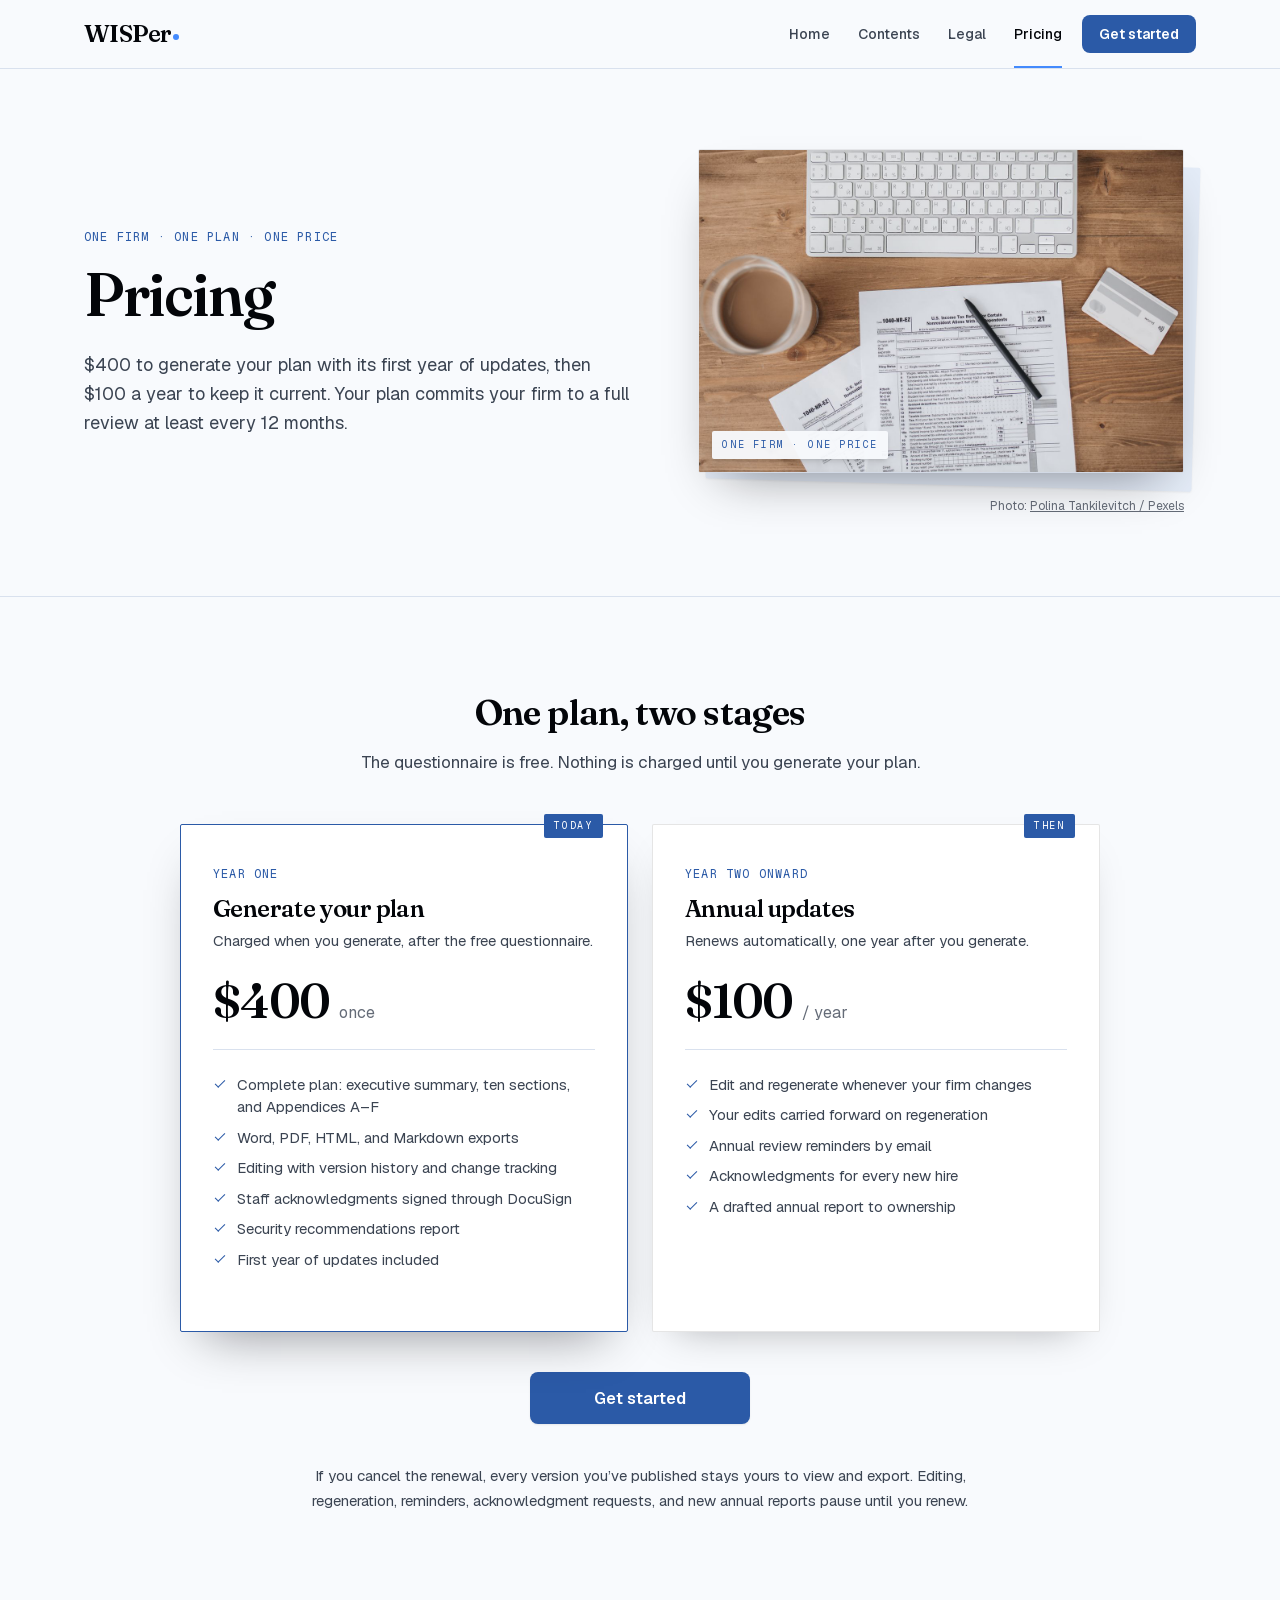
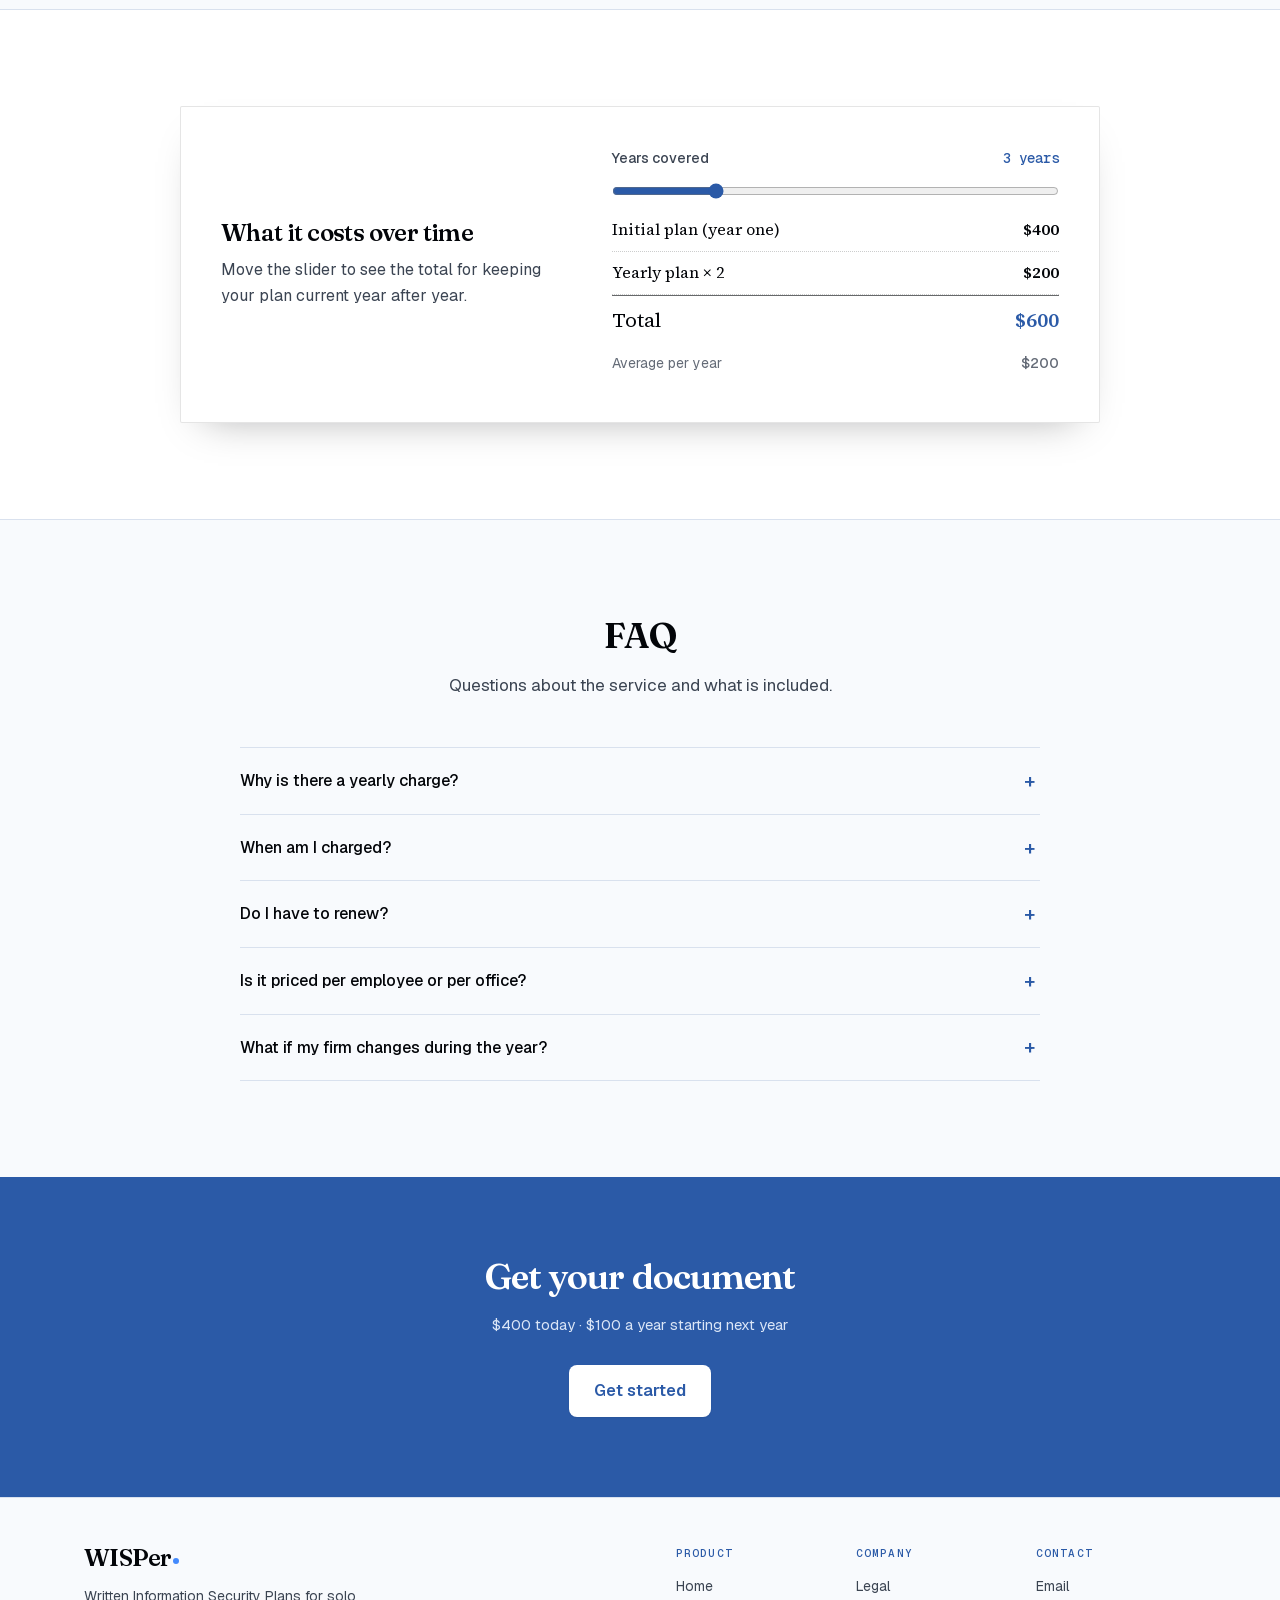
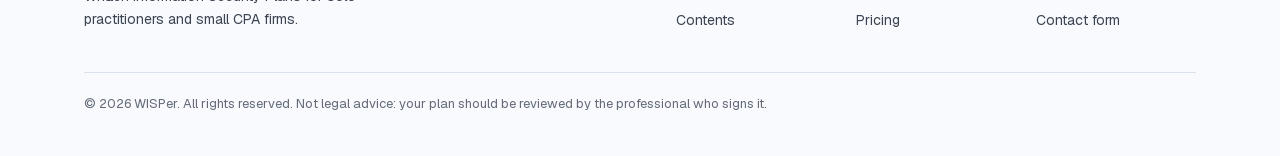
<file: pricing.html>
<!DOCTYPE html>
<html lang="en">
<head>
  <!-- Google tag (gtag.js) -->
  <script async src="https://www.googletagmanager.com/gtag/js?id=G-WB30G17X3M"></script>
  <script>
    window.dataLayer = window.dataLayer || [];
    function gtag(){dataLayer.push(arguments);}
    gtag('js', new Date());

    gtag('config', 'G-WB30G17X3M');
  </script>
  <meta charset="utf-8">
  <meta name="viewport" content="width=device-width, initial-scale=1">
  <title>Pricing | WISPer</title>
  <meta name="description" content="WISPer pricing: $400 once to generate your firm's plan with its first year of updates, then $100 a year for the annual update the law requires.">
  <meta name="author" content="Brayden Parker">
  <link rel="icon" href="favicon.svg" type="image/svg+xml">
  <link rel="stylesheet" href="styles.css">
  <script src="script.js" defer></script>
</head>
<body>
  <a class="skip" href="#main">Skip to main content</a>

  <header class="topbar">
    <div class="wrap">
      <a class="wordmark" href="index.html" aria-label="WISPer home">WISPer<span class="wordmark-dot"></span></a>
      <nav class="menu" id="menu" aria-label="Main">
        <ul>
          <li><a href="index.html">Home</a></li>
          <li><a href="contents.html">Contents</a></li>
          <li><a href="legal.html">Legal</a></li>
          <li><a href="pricing.html" aria-current="page">Pricing</a></li>
        </ul>
      </nav>
      <a class="btn" href="index.html#contact">Get started</a>
    </div>
  </header>

  <main id="main">
    <section class="page-title has-photo">
      <div class="wrap">
        <div class="page-title-text">
          <p class="kicker">One firm · One plan · One price</p>
          <h1>Pricing</h1>
          <p>$400 to generate your plan with its first year of updates, then $100 a year to keep it current. Your plan commits your firm to a full review at least every 12 months.</p>
        </div>
        <figure class="photo-frame">
          <div class="photo">
            <img src="images/tax-forms.jpg" alt="Top-down view of tax forms, a pen, a keyboard, a payment card, and a cup of coffee on a wooden desk." width="1200" height="800">
            <span class="photo-tag">One firm · one price</span>
          </div>
          <figcaption class="credit">Photo: <a href="https://www.pexels.com/photo/an-objects-on-a-wooden-table-6928879/">Polina Tankilevitch / Pexels</a></figcaption>
        </figure>
      </div>
    </section>

    <!-- Plans -->
    <section class="section" aria-labelledby="plans-title">
      <div class="wrap">
        <div class="section-head centered">
          <h2 id="plans-title">One plan, two stages</h2>
          <p>The questionnaire is free. Nothing is charged until you generate your plan.</p>
        </div>

        <div class="prices">
          <article class="price featured">
            <p class="flag">Today</p>
            <p class="kicker">Year one</p>
            <h3>Generate your plan</h3>
            <p class="sub">Charged when you generate, after the free questionnaire.</p>
            <p class="amount">$400 <small>once</small></p>
            <ul class="ticks">
              <li>Complete plan: executive summary, ten sections, and Appendices A–F</li>
              <li>Word, PDF, HTML, and Markdown exports</li>
              <li>Editing with version history and change tracking</li>
              <li>Staff acknowledgments signed through DocuSign</li>
              <li>Security recommendations report</li>
              <li>First year of updates included</li>
            </ul>
          </article>

          <article class="price">
            <p class="flag">Then</p>
            <p class="kicker">Year two onward</p>
            <h3>Annual updates</h3>
            <p class="sub">Renews automatically, one year after you generate.</p>
            <p class="amount">$100 <small>/ year</small></p>
            <ul class="ticks">
              <li>Edit and regenerate whenever your firm changes</li>
              <li>Your edits carried forward on regeneration</li>
              <li>Annual review reminders by email</li>
              <li>Acknowledgments for every new hire</li>
              <li>A drafted annual report to ownership</li>
            </ul>
          </article>
        </div>
        <div class="prices-action">
          <a class="btn btn-big" href="index.html#contact">Get started</a>
        </div>
        <p class="aside">If you cancel the renewal, every version you’ve published stays yours to view and export. Editing, regeneration, reminders, acknowledgment requests, and new annual reports pause until you renew.</p>
      </div>
    </section>

    <!-- Cost calculator -->
    <section class="section section-paper" aria-labelledby="calc-title">
      <div class="wrap">
        <div class="calc">
          <div>
            <h2 id="calc-title">What it costs over time</h2>
            <p>Move the slider to see the total for keeping your plan current year after year.</p>
          </div>
          <div>
            <label for="years">Years covered <output id="years-out" for="years">3 years</output></label>
            <input type="range" id="years" min="1" max="10" step="1" value="3">
            <dl class="receipt">
              <div><dt>Initial plan (year one)</dt><dd>$400</dd></div>
              <div><dt>Yearly plan × <span id="renewals">2</span></dt><dd id="renewal-cost">$200</dd></div>
              <div class="total"><dt>Total</dt><dd id="total-cost">$600</dd></div>
              <div class="avg"><dt>Average per year</dt><dd id="avg-cost">$200</dd></div>
            </dl>
          </div>
        </div>
      </div>
    </section>

    <!-- FAQ -->
    <section class="section" aria-labelledby="faq-title">
      <div class="wrap">
        <div class="section-head centered">
          <h2 id="faq-title">FAQ</h2>
          <p>Questions about the service and what is included.</p>
        </div>
        <div class="faq faq-wide">
          <details>
            <summary>Why is there a yearly charge?</summary>
            <p>The Safeguards Rule requires your firm to keep its security program current, and your plan commits to a full review at least every 12 months. The yearly plan covers that cycle: reminders, editing, regeneration, and acknowledgments for new staff.</p>
          </details>
          <details>
            <summary>When am I charged?</summary>
            <p>Nothing is charged while you answer the questionnaire. You pay $400 when you generate your plan, and the $100 yearly renewal begins one year later.</p>
          </details>
          <details>
            <summary>Do I have to renew?</summary>
            <p>No. The $100 renewal is automatic, but you can cancel it, and you keep every published version to view and export. You will still need to review and update the plan each year, so you would do that outside WISPer.</p>
          </details>
          <details>
            <summary>Is it priced per employee or per office?</summary>
            <p>No. One firm, one plan, one price, whether you work alone or have several offices. Every employee can sign an acknowledgment at no extra cost.</p>
          </details>
          <details>
            <summary>What if my firm changes during the year?</summary>
            <p>Update your answers and regenerate as often as you need. Each published version is saved with its date, and paragraphs you edited carry forward.</p>
          </details>
        </div>
      </div>
    </section>

    <section class="cta" aria-labelledby="cta-title">
      <div class="wrap">
        <h2 id="cta-title">Get your document</h2>
        <p>$400 today · $100 a year starting next year</p>
        <a class="btn btn-big btn-light" href="index.html#contact">Get started</a>
      </div>
    </section>
  </main>

  <footer class="footer">
    <div class="wrap">
      <div class="footer-grid">
        <div class="footer-brand">
          <a class="wordmark" href="index.html" aria-label="WISPer home">WISPer<span class="wordmark-dot"></span></a>
          <p>Written Information Security Plans for solo practitioners and small CPA firms.</p>
        </div>
        <nav aria-labelledby="f-product">
          <h2 id="f-product">Product</h2>
          <ul>
            <li><a href="index.html">Home</a></li>
            <li><a href="contents.html">Contents</a></li>
          </ul>
        </nav>
        <nav aria-labelledby="f-company">
          <h2 id="f-company">Company</h2>
          <ul>
            <li><a href="legal.html">Legal</a></li>
            <li><a href="pricing.html">Pricing</a></li>
          </ul>
        </nav>
        <nav aria-labelledby="f-contact">
          <h2 id="f-contact">Contact</h2>
          <ul>
            <li><a href="mailto:hello@wisper.example">Email</a></li>
            <li><a href="index.html#contact">Contact form</a></li>
          </ul>
        </nav>
      </div>
      <p class="footer-base">© <span class="year">2026</span> WISPer. All rights reserved. Not legal advice: your plan should be reviewed by the professional who signs it.</p>
    </div>
  </footer>
</body>
</html>
</file>
<file: styles.css>
/* WISPer: Home, Contents, Legal, Pricing
   Color scheme exported from realtimecolors.com (Planning Analysis Sheet, question 4).
   Type, spacing, and components follow the WISPer app. */

@font-face {
  font-family: "Fraunces";
  src: url("fonts/fraunces.woff2") format("woff2");
  font-weight: 100 900;
  font-style: normal;
  font-display: swap;
}

@font-face {
  font-family: "Geist";
  src: url("fonts/geist.woff2") format("woff2");
  font-weight: 100 900;
  font-style: normal;
  font-display: swap;
}

@font-face {
  font-family: "Geist Mono";
  src: url("fonts/geist-mono.woff2") format("woff2");
  font-weight: 100 900;
  font-style: normal;
  font-display: swap;
}

@font-face {
  font-family: "Source Serif 4";
  src: url("fonts/source-serif-4.woff2") format("woff2");
  font-weight: 200 900;
  font-style: normal;
  font-display: swap;
}

:root {
  --text: #030509;
  --background: #f8fafd;
  --primary: #2b5aa7;
  --secondary: #88abe3;
  --accent: #438afd;

  /* Tints and shades mixed from the five colors above */
  --text-muted: #3b4452;    /* body copy */
  --text-faint: #646b77;    /* fine print */
  --line: #d9e1ee;          /* hairlines */
  --line-strong: #878e9a;   /* form field borders, 3:1 on white */
  --primary-dark: #234987;  /* hover: primary 80% + text 20% */
  --tint: #e4ecf8;          /* secondary 18% on background */
  --on-primary: #dbe6f7;    /* small text on primary */
  --surface: #ffffff;       /* paper */

  /* Typefaces used by the WISPer app */
  --display: "Fraunces", Georgia, serif;
  --sans: "Geist", system-ui, -apple-system, "Segoe UI", Roboto, Arial, sans-serif;
  --mono: "Geist Mono", Consolas, "SF Mono", Menlo, monospace;
  --doc: "Source Serif 4", Georgia, serif;

  --paper-shadow: 0 24px 50px -24px rgba(3, 5, 9, 0.45);
  --card-shadow: 0 18px 40px -24px rgba(3, 5, 9, 0.35);
}

/* Base */
*,
*::before,
*::after {
  box-sizing: border-box;
}

@media (prefers-reduced-motion: no-preference) {
  html {
    scroll-behavior: smooth;
  }
}

body {
  margin: 0;
  background-color: var(--background);
  color: var(--text);
  font-family: var(--sans);
  font-size: 1rem;
  line-height: 1.6;
  -webkit-font-smoothing: antialiased;
}

h1,
h2,
h3,
h4,
p,
figure,
blockquote,
dl,
dd,
ol,
ul {
  margin: 0;
}

ol,
ul {
  padding: 0;
}

h1,
h2,
h3 {
  font-family: var(--display);
  font-weight: 600;
  line-height: 1.1;
  letter-spacing: -0.025em;
}

a {
  color: var(--primary);
}

a:hover {
  color: var(--primary-dark);
}

:focus-visible {
  outline: 3px solid var(--accent);
  outline-offset: 2px;
}

img,
svg {
  display: block;
  max-width: 100%;
}

.skip {
  position: absolute;
  top: -60px;
  left: 16px;
  z-index: 10;
  padding: 10px 16px;
  border-radius: 8px;
  background-color: var(--primary);
  color: var(--surface);
  font-weight: 600;
  text-decoration: none;
}

.skip:focus {
  top: 12px;
  color: var(--surface);
}

.wrap {
  max-width: 1152px;
  margin: 0 auto;
  padding: 0 20px;
}

.kicker {
  color: var(--primary);
  font-family: var(--mono);
  font-size: 0.75rem;
  letter-spacing: 0.1em;
  text-transform: uppercase;
}

/* Buttons */
.btn {
  display: inline-flex;
  align-items: center;
  justify-content: center;
  min-height: 38px;
  padding: 0 16px;
  border: 1px solid transparent;
  border-radius: 8px;
  background-color: var(--primary);
  color: var(--surface);
  font-family: var(--sans);
  font-size: 0.875rem;
  font-weight: 600;
  line-height: 1.2;
  text-align: center;
  text-decoration: none;
  cursor: pointer;
  transition: background-color 0.15s ease, border-color 0.15s ease;
}

.btn:hover {
  background-color: var(--primary-dark);
  color: var(--surface);
}

.btn-big {
  min-height: 52px;
  padding: 0 24px;
  font-size: 1rem;
  box-shadow: 0 1px 2px rgba(3, 5, 9, 0.08);
}

.btn-ghost {
  border-color: rgba(3, 5, 9, 0.2);
  background-color: transparent;
  color: var(--text);
  box-shadow: none;
}

.btn-ghost:hover {
  border-color: rgba(3, 5, 9, 0.4);
  background-color: transparent;
  color: var(--text);
}

.btn-light {
  background-color: var(--surface);
  color: var(--primary);
}

.btn-light:hover {
  background-color: var(--tint);
  color: var(--primary-dark);
}

/* Nav */
.topbar {
  border-bottom: 1px solid var(--line);
}

.topbar .wrap {
  display: flex;
  flex-wrap: wrap;
  align-items: center;
  justify-content: space-between;
  gap: 12px 20px;
  padding-top: 14px;
}

.wordmark {
  color: var(--text);
  font-family: var(--display);
  font-size: 1.5rem;
  font-weight: 600;
  line-height: 1;
  letter-spacing: -0.025em;
  text-decoration: none;
}

.wordmark:hover {
  color: var(--text);
}

.wordmark-dot {
  display: inline-block;
  width: 6px;
  height: 6px;
  margin: 0 0 2px 2px;
  border-radius: 50%;
  background-color: var(--accent);
}

.menu {
  order: 3;
  width: 100%;
  border-top: 1px solid var(--line);
}

.menu ul {
  display: flex;
  justify-content: space-between;
  list-style: none;
}

.menu a {
  display: block;
  padding: 10px 0;
  color: var(--text-muted);
  font-size: 0.875rem;
  font-weight: 500;
  text-decoration: none;
}

.menu a:hover {
  color: var(--text);
}

.menu a[aria-current="page"] {
  color: var(--text);
  box-shadow: inset 0 -2px 0 var(--accent);
}

/* Bands: paper and white alternate, as in the WISPer app */
.section {
  padding: 64px 0;
}

.section-paper {
  border-top: 1px solid var(--line);
  border-bottom: 1px solid var(--line);
  background-color: var(--surface);
}

.section-head {
  max-width: 46rem;
  margin-bottom: 48px;
}

.section-head.centered {
  max-width: 40rem;
  margin-right: auto;
  margin-left: auto;
  text-align: center;
}

.section-head h2,
.two-col h2,
.prose h2 {
  font-size: 1.875rem;
}

.kicker + h2 {
  margin-top: 12px;
}

.section-head p:not(.kicker) {
  margin-top: 16px;
  color: var(--text-muted);
  font-size: 1.0625rem;
  line-height: 1.625;
}

/* Page title on Contents, Legal, and Pricing */
.page-title {
  padding: 48px 0 64px;
  border-bottom: 1px solid var(--line);
}

.page-title.has-photo .wrap {
  display: grid;
  gap: 48px;
  align-items: center;
}

.page-title h1 {
  margin-top: 16px;
  font-size: 2.75rem;
  line-height: 1.05;
}

.page-title-text p:last-child {
  max-width: 36rem;
  margin-top: 24px;
  color: var(--text-muted);
  font-size: 1.125rem;
  line-height: 1.625;
}

/* Hero */
.hero {
  padding: 48px 0 72px;
  overflow: hidden;
}

.hero .wrap {
  display: grid;
  gap: 56px;
  align-items: center;
}

.hero h1 {
  margin-top: 16px;
  font-size: 2.75rem;
  line-height: 1.05;
}

.hero h1 em {
  color: var(--primary);
  font-style: normal;
}

.hero-text > p:not(.kicker):not(.hero-note) {
  max-width: 36rem;
  margin-top: 24px;
  color: var(--text-muted);
  font-size: 1.125rem;
  line-height: 1.625;
}

.hero-actions {
  display: flex;
  flex-wrap: wrap;
  gap: 12px;
  margin-top: 32px;
}

.hero-note {
  margin-top: 16px;
  color: var(--text-faint);
  font-size: 0.875rem;
}

/* Hero animation: a plan fills in, gets checked off, signed, and sealed.
   It plays once (under five seconds) and rests on the finished page. */
.hero-art {
  width: 100%;
  max-width: 448px;
  margin: 0 auto;
  padding-bottom: 28px;
}

.art-stack {
  position: relative;
}

.art-back {
  position: absolute;
  top: 0;
  right: 0;
  bottom: 0;
  left: 0;
  border-radius: 2px;
  background-color: var(--tint);
  box-shadow: 0 1px 2px rgba(3, 5, 9, 0.06);
  transform: translate(12px, 12px) rotate(1.6deg);
  animation: back-in 0.7s cubic-bezier(0.16, 1, 0.3, 1) 0.05s both;
}

.art-sheet {
  position: relative;
  padding: 32px 22px 28px;
  border: 1px solid rgba(3, 5, 9, 0.08);
  border-radius: 2px;
  background-color: var(--surface);
  box-shadow: var(--paper-shadow);
  color: var(--text);
  font-family: var(--doc);
  transform: rotate(-1.2deg);
  animation: sheet-in 0.7s cubic-bezier(0.16, 1, 0.3, 1) both;
}

.art-kicker {
  color: var(--text-faint);
  font-size: 0.625rem;
  letter-spacing: 0.18em;
  text-align: center;
  text-transform: uppercase;
  animation: fade-up 0.4s ease-out 0.5s both;
}

.art-firm {
  min-height: 1.2em;
  margin-top: 12px;
  font-size: 1.5rem;
  font-weight: 700;
  line-height: 1.2;
  text-align: center;
  animation: write 0.6s ease-out 0.7s both;
}

/* Typing cursor while the example firm names change */
.caret {
  display: inline-block;
  width: 2px;
  height: 0.95em;
  margin-left: 2px;
  background-color: var(--accent);
  vertical-align: -0.1em;
  animation: blink 1s steps(1) infinite;
}

.art-rule {
  width: 96px;
  height: 1px;
  margin: 16px auto 0;
  background-color: rgba(3, 5, 9, 0.6);
  animation: grow 0.4s ease-out 1.25s both;
}

.art-meta {
  margin-top: 14px;
  color: var(--text-muted);
  font-size: 0.75rem;
  text-align: center;
  animation: fade-up 0.35s ease-out 1.45s both;
}

.art-sections {
  margin-top: 22px;
  list-style: none;
}

.art-sections li {
  display: flex;
  align-items: center;
  gap: 10px;
  padding: 7px 0 6px;
  border-bottom: 1px dotted rgba(3, 5, 9, 0.2);
  font-size: 0.9375rem;
  line-height: 1.3;
  animation: write 0.32s ease-out both;
}

.art-num {
  flex-shrink: 0;
  width: 4.4em;
  color: var(--text-faint);
  font-family: var(--mono);
  font-size: 0.6875rem;
  white-space: nowrap;
}

.art-title {
  flex: 1;
}

.art-check {
  flex-shrink: 0;
  width: 16px;
  height: 16px;
  fill: none;
  stroke: var(--primary);
  stroke-width: 2;
  stroke-linecap: round;
  stroke-linejoin: round;
}

/* pathLength="1" on the paths makes these dash values work for any path */
.art-check path,
.art-signature path {
  stroke-dasharray: 1 2;
  stroke-dashoffset: 0;
}

.art-check path {
  animation: draw 0.22s ease-out both;
}

.art-sections li:nth-child(1) { animation-delay: 1.75s; }
.art-sections li:nth-child(2) { animation-delay: 2s; }
.art-sections li:nth-child(3) { animation-delay: 2.25s; }
.art-sections li:nth-child(4) { animation-delay: 2.5s; }
.art-sections li:nth-child(5) { animation-delay: 2.75s; }
.art-sections li:nth-child(6) { animation-delay: 3s; }

.art-sections li:nth-child(1) path { animation-delay: 2.03s; }
.art-sections li:nth-child(2) path { animation-delay: 2.28s; }
.art-sections li:nth-child(3) path { animation-delay: 2.53s; }
.art-sections li:nth-child(4) path { animation-delay: 2.78s; }
.art-sections li:nth-child(5) path { animation-delay: 3.03s; }
.art-sections li:nth-child(6) path { animation-delay: 3.28s; }

.art-sign {
  width: 62%;
  margin-top: 22px;
}

.art-signature {
  display: block;
  width: 100%;
  height: auto;
  fill: none;
  stroke: var(--primary);
  stroke-width: 1.7;
  stroke-linecap: round;
  stroke-linejoin: round;
}

.art-signature path {
  animation: draw 0.8s ease-in-out 3.45s both;
}

.art-sign-label {
  padding-top: 5px;
  border-top: 1px solid rgba(3, 5, 9, 0.5);
  color: var(--text-faint);
  font-family: var(--sans);
  font-size: 0.625rem;
  letter-spacing: 0.12em;
  text-transform: uppercase;
  animation: fade-up 0.3s ease-out 3.3s both;
}

.art-seal {
  position: absolute;
  right: -16px;
  bottom: -28px;
  display: flex;
  align-items: center;
  justify-content: center;
  width: 112px;
  height: 112px;
  border: 3px double var(--accent);
  border-radius: 50%;
  background-color: rgba(248, 250, 253, 0.95);
  box-shadow: 0 4px 6px -1px rgba(3, 5, 9, 0.1), 0 2px 4px -2px rgba(3, 5, 9, 0.1);
  transform: rotate(-8deg);
  animation: stamp 0.45s cubic-bezier(0.34, 1.56, 0.64, 1) 4.3s both;
}

.art-seal::before {
  content: "";
  position: absolute;
  top: 9px;
  left: 9px;
  width: 88px;
  height: 88px;
  border: 1px solid rgba(67, 138, 253, 0.7);
  border-radius: 50%;
}

.art-seal p {
  color: var(--primary);
  font-family: var(--mono);
  font-size: 0.5625rem;
  letter-spacing: 0.18em;
  line-height: 1.35;
  text-align: center;
  text-transform: uppercase;
}

@keyframes sheet-in {
  from {
    opacity: 0;
    transform: translateY(28px) rotate(0.8deg);
  }
  to {
    opacity: 1;
    transform: translateY(0) rotate(-1.2deg);
  }
}

@keyframes back-in {
  from {
    opacity: 0;
    transform: translate(12px, 40px) rotate(3deg);
  }
  to {
    opacity: 1;
    transform: translate(12px, 12px) rotate(1.6deg);
  }
}

@keyframes fade-up {
  from {
    opacity: 0;
    transform: translateY(6px);
  }
  to {
    opacity: 1;
    transform: translateY(0);
  }
}

@keyframes write {
  from {
    clip-path: inset(0 100% 0 0);
  }
  to {
    clip-path: inset(0 0 0 0);
  }
}

@keyframes grow {
  from {
    transform: scaleX(0);
  }
  to {
    transform: scaleX(1);
  }
}

@keyframes draw {
  from {
    stroke-dashoffset: 1;
  }
  to {
    stroke-dashoffset: 0;
  }
}

@keyframes stamp {
  0% {
    opacity: 0;
    transform: scale(1.7) rotate(-14deg);
  }
  70% {
    opacity: 1;
    transform: scale(0.94) rotate(-8deg);
  }
  100% {
    opacity: 1;
    transform: scale(1) rotate(-8deg);
  }
}

@keyframes blink {
  50% {
    opacity: 0;
  }
}

/* Service overview: open columns divided by a hairline, no cards */
.trio,
.pair {
  display: grid;
  gap: 40px;
  list-style: none;
}

.box {
  padding-top: 24px;
  border-top: 1px solid var(--line);
}

.box-icon {
  width: 28px;
  height: 28px;
  fill: none;
  stroke: var(--primary);
  stroke-width: 1.6;
  stroke-linecap: round;
  stroke-linejoin: round;
}

.box h3 {
  margin-top: 12px;
  font-size: 1.375rem;
}

.box-icon + h3 {
  margin-top: 16px;
}

.box h3 + p {
  margin-top: 10px;
  color: var(--text-muted);
  line-height: 1.625;
}

.box .ticks {
  margin-top: 18px;
}

/* Check-mark list */
.ticks {
  display: grid;
  gap: 8px;
  list-style: none;
}

.ticks li {
  position: relative;
  padding-left: 24px;
  color: var(--text-muted);
  font-size: 0.9375rem;
  line-height: 1.5;
}

.ticks li::before {
  content: "";
  position: absolute;
  top: 0.4em;
  left: 2px;
  width: 10px;
  height: 5px;
  border-bottom: 1.5px solid var(--primary);
  border-left: 1.5px solid var(--primary);
  transform: rotate(-45deg);
}

/* Photos: printed like a sheet from the plan, with a tinted page behind */
.photo-frame {
  position: relative;
  padding-right: 12px;
}

.photo {
  position: relative;
  isolation: isolate;
  aspect-ratio: 3 / 2;
}

.photo::before {
  content: "";
  position: absolute;
  top: 0;
  right: 0;
  bottom: 0;
  left: 0;
  z-index: -1;
  border-radius: 2px;
  background-color: var(--tint);
  box-shadow: 0 1px 2px rgba(3, 5, 9, 0.06);
  transform: translate(12px, 12px) rotate(1.6deg);
}

.photo.is-video {
  aspect-ratio: 16 / 9;
}

.photo img,
.photo video {
  display: block;
  width: 100%;
  height: 100%;
  border: 1px solid rgba(3, 5, 9, 0.08);
  border-radius: 2px;
  box-shadow: var(--paper-shadow);
  object-fit: cover;
  filter: saturate(0.85);
}

.photo-tag {
  position: absolute;
  bottom: 14px;
  left: 14px;
  padding: 6px 10px;
  border-radius: 2px;
  background-color: rgba(248, 250, 253, 0.95);
  box-shadow: 0 4px 6px -1px rgba(3, 5, 9, 0.1), 0 2px 4px -2px rgba(3, 5, 9, 0.1);
  color: var(--primary);
  font-family: var(--mono);
  font-size: 0.625rem;
  letter-spacing: 0.18em;
  text-transform: uppercase;
}

/* On the video, the label sits clear of the playback controls */
.is-video .photo-tag {
  top: 14px;
  bottom: auto;
}

.credit {
  margin-top: 24px;
  color: var(--text-faint);
  font-size: 0.75rem;
  text-align: right;
}

.credit a {
  color: inherit;
}

.credit a:hover {
  color: var(--text);
}

/* Home: how it works, beside the video */
.how {
  align-items: center;
}

.steps {
  margin-top: 28px;
  border-top: 1px solid var(--line);
  list-style: none;
}

.steps li {
  display: grid;
  grid-template-columns: 44px 1fr;
  padding: 18px 0;
  border-bottom: 1px solid var(--line);
}

.steps .num {
  padding-top: 4px;
  color: var(--primary);
  font-family: var(--mono);
  font-size: 0.75rem;
}

.steps h3 {
  font-size: 1.25rem;
  line-height: 1.3;
}

.prose .steps p {
  margin-top: 6px;
}

/* Home: who it's for */
.who {
  margin-top: 72px;
  align-items: center;
}

/* Sample document */
.sample {
  position: relative;
  max-width: 680px;
  margin: 0 auto;
}

.sample::before {
  content: "";
  position: absolute;
  top: 0;
  right: 0;
  bottom: 0;
  left: 0;
  border-radius: 2px;
  background-color: var(--tint);
  transform: translate(10px, 10px) rotate(0.8deg);
}

.sample-scroll {
  position: relative;
  max-height: 480px;
  padding: 32px 22px;
  overflow-y: auto;
  border: 1px solid rgba(3, 5, 9, 0.08);
  border-radius: 2px;
  background-color: var(--surface);
  box-shadow: var(--paper-shadow);
  font-family: var(--doc);
}

.sample-cover {
  text-align: center;
}

.sheet-label {
  color: var(--text-faint);
  font-size: 0.6875rem;
  letter-spacing: 0.18em;
  text-transform: uppercase;
}

.sample-cover h3 {
  margin-top: 14px;
  font-family: var(--doc);
  font-size: 1.375rem;
  font-weight: 700;
  line-height: 1.25;
  letter-spacing: 0;
}

.sample-cover h3::after {
  content: "";
  display: block;
  width: 96px;
  height: 1px;
  margin: 18px auto 0;
  background-color: rgba(3, 5, 9, 0.6);
}

.sample-cover p {
  margin-top: 18px;
  color: var(--text-muted);
  font-size: 0.875rem;
  line-height: 1.8;
}

/* Blank where company-specific information is written in */
.fill {
  display: inline-block;
  min-width: 7em;
  height: 1em;
  border-radius: 2px;
  background-color: var(--tint);
  vertical-align: -0.12em;
}

.fill-s {
  min-width: 3.5em;
}

.fill-l {
  min-width: 11em;
}

.sample-sections {
  margin-top: 32px;
  list-style: none;
}

.sample-sections li {
  display: grid;
  grid-template-columns: 40px 1fr;
  padding: 16px 0;
  border-top: 1px dotted rgba(3, 5, 9, 0.2);
  transition: background-color 0.3s;
}

.sample-sections li.is-active {
  background-color: var(--tint);
}

.sample-sections .num {
  padding-top: 3px;
  color: var(--primary);
  font-family: var(--mono);
  font-size: 0.75rem;
}

.sample-sections h4 {
  font-size: 1.0625rem;
  font-weight: 600;
  line-height: 1.3;
}

.sample-sections h4 + p {
  margin-top: 4px;
  color: var(--text-muted);
  font-size: 0.9375rem;
  line-height: 1.55;
}

.sample-hint {
  margin-top: 28px;
  color: var(--text-faint);
  font-size: 0.875rem;
  text-align: center;
}

.legend {
  display: flex;
  justify-content: center;
  align-items: center;
  gap: 8px;
  margin-top: 8px;
  color: var(--text-faint);
  font-size: 0.875rem;
}

/* Objections + FAQ */
.two-col {
  display: grid;
  gap: 56px;
}

.two-col h2 {
  margin-bottom: 28px;
}

.objection {
  padding: 24px 0;
  border-bottom: 1px solid var(--line);
}

.two-col h2 + .objection {
  border-top: 1px solid var(--line);
}

.objection h3 {
  font-size: 1.25rem;
  line-height: 1.3;
}

.objection p {
  margin-top: 8px;
  color: var(--text-muted);
  line-height: 1.625;
}

.faq {
  border-top: 1px solid var(--line);
}

.faq-wide {
  max-width: 800px;
  margin: 0 auto;
}

.faq details {
  border-bottom: 1px solid var(--line);
}

.faq summary {
  position: relative;
  display: block;
  padding: 20px 40px 20px 0;
  font-weight: 500;
  list-style: none;
  cursor: pointer;
}

.faq summary::-webkit-details-marker {
  display: none;
}

.faq summary::after {
  content: "+";
  position: absolute;
  top: 50%;
  right: 4px;
  transform: translateY(-50%);
  color: var(--primary);
  font-family: var(--mono);
  font-size: 1.25rem;
  line-height: 1;
}

.faq details[open] summary::after {
  content: "\2212";
}

.faq summary:hover {
  color: var(--primary);
}

.faq details p {
  padding: 0 40px 22px 0;
  color: var(--text-muted);
  line-height: 1.625;
}

/* Call to action */
.cta {
  padding: 80px 0;
  background-color: var(--primary);
  color: var(--surface);
  text-align: center;
}

.cta h2 {
  font-size: 1.875rem;
}

.cta .btn {
  margin-top: 28px;
}

.cta p {
  margin-top: 16px;
  color: var(--on-primary);
  font-size: 0.9375rem;
}

.cta :focus-visible {
  outline-color: var(--surface);
}

/* Contact form: styled like the engagement-letter card in the WISPer app */
.form {
  max-width: 720px;
  margin: 0 auto;
  padding: 28px 20px;
  border: 1px solid rgba(3, 5, 9, 0.1);
  border-radius: 2px;
  background-color: var(--surface);
  box-shadow: var(--card-shadow);
}

.form-grid {
  display: grid;
  gap: 20px;
}

.field label {
  display: block;
  margin-bottom: 6px;
  color: var(--text-muted);
  font-size: 0.875rem;
  font-weight: 500;
}

.field input,
.field textarea {
  display: block;
  width: 100%;
  min-height: 44px;
  padding: 10px 12px;
  border: 1px solid var(--line-strong);
  border-radius: 8px;
  background-color: var(--surface);
  color: var(--text);
  font-family: var(--sans);
  font-size: 1rem;
  box-shadow: 0 1px 2px rgba(3, 5, 9, 0.05);
}

.field textarea {
  min-height: 128px;
  resize: vertical;
}

.field input:focus,
.field textarea:focus {
  border-color: var(--primary);
  outline: 3px solid rgba(67, 138, 253, 0.4);
  outline-offset: 0;
}

.field [aria-invalid="true"] {
  border-color: var(--primary);
  box-shadow: inset 3px 0 0 var(--primary);
}

.error {
  margin-top: 6px;
  color: var(--primary);
  font-size: 0.8125rem;
  font-weight: 500;
}

.error:empty {
  display: none;
}

.counter {
  margin-top: 4px;
  color: var(--text-faint);
  font-family: var(--mono);
  font-size: 0.6875rem;
  text-align: right;
}

.form-actions {
  display: flex;
  justify-content: center;
  margin-top: 24px;
}

.form-actions .btn {
  min-width: 200px;
}

.form-status:empty {
  display: none;
}

.form-status {
  margin-top: 20px;
  font-size: 0.9375rem;
  text-align: center;
}

.form-status.ok {
  padding: 14px 16px;
  border-radius: 2px;
  background-color: var(--tint);
  color: var(--text);
}

.form-status.bad {
  color: var(--primary);
  font-weight: 500;
}

/* Contents */
.split {
  display: grid;
  gap: 48px;
  align-items: start;
}

.prose h2 {
  margin-bottom: 20px;
}

.prose .kicker + h2 {
  margin-bottom: 20px;
}

.prose p:not(.kicker) {
  color: var(--text-muted);
  line-height: 1.625;
}

.prose p + p {
  margin-top: 16px;
}

.prose .hint {
  color: var(--text-faint);
  font-size: 0.875rem;
}

.toc {
  border-top: 1px solid var(--line);
  list-style: none;
}

.toc li {
  border-bottom: 1px solid var(--line);
}

.toc a {
  display: flex;
  gap: 14px;
  padding: 14px 0;
  color: var(--text);
  font-weight: 500;
  text-decoration: none;
}

.toc a:hover {
  color: var(--primary);
}

.toc .num {
  flex-shrink: 0;
  width: 2.8em;
  padding-top: 3px;
  color: var(--primary);
  font-family: var(--mono);
  font-size: 0.75rem;
  font-weight: 400;
}

.box > .kicker + h3 {
  margin-top: 12px;
}

/* A quoted passage from the plan, set like the document itself */
.excerpt {
  margin-top: 20px;
  padding: 18px 20px;
  border: 1px solid rgba(3, 5, 9, 0.08);
  border-radius: 2px;
  background-color: var(--surface);
  box-shadow: 0 1px 2px rgba(3, 5, 9, 0.06);
  font-family: var(--doc);
  font-size: 0.9375rem;
  line-height: 1.55;
}

.section-paper .excerpt {
  background-color: var(--background);
}

.excerpt.ai {
  border-color: transparent;
  background-color: var(--tint);
}

.excerpt cite {
  display: block;
  margin-top: 10px;
  color: var(--text-faint);
  font-family: var(--mono);
  font-size: 0.625rem;
  font-style: normal;
  letter-spacing: 0.1em;
  text-transform: uppercase;
}

.aside {
  max-width: 46rem;
  margin: 40px auto 0;
  color: var(--text-muted);
  font-size: 0.9375rem;
  line-height: 1.625;
  text-align: center;
}

.trio + .strip {
  margin-top: 72px;
}

.strip {
  display: grid;
  gap: 28px;
  padding: 28px 20px;
  border: 1px solid rgba(3, 5, 9, 0.1);
  border-radius: 2px;
  background-color: var(--surface);
  box-shadow: var(--card-shadow);
}

.strip h2 {
  font-size: 1.5rem;
}

.strip p {
  margin-top: 10px;
  color: var(--text-muted);
  line-height: 1.625;
}

.topics {
  display: grid;
  grid-template-columns: 1fr 1fr;
  gap: 0 20px;
  list-style: none;
  counter-reset: topic;
  font-size: 0.9375rem;
}

.topics li {
  padding: 8px 0;
  border-bottom: 1px dotted rgba(3, 5, 9, 0.2);
  counter-increment: topic;
}

.topics li::before {
  content: counter(topic, decimal-leading-zero) "  ";
  color: var(--primary);
  font-family: var(--mono);
  font-size: 0.6875rem;
  white-space: pre;
}

/* Legal */
.filter {
  display: flex;
  flex-wrap: wrap;
  align-items: center;
  gap: 8px 12px;
  margin-bottom: 20px;
}

.filter label {
  color: var(--text-muted);
  font-size: 0.875rem;
  font-weight: 500;
}

.filter select {
  min-height: 40px;
  padding: 6px 10px;
  border: 1px solid var(--line-strong);
  border-radius: 8px;
  background-color: var(--surface);
  color: var(--text);
  font-family: var(--sans);
  font-size: 0.9375rem;
  box-shadow: 0 1px 2px rgba(3, 5, 9, 0.05);
}

.table-scroll {
  overflow-x: auto;
  border: 1px solid rgba(3, 5, 9, 0.1);
  border-radius: 2px;
  background-color: var(--surface);
  box-shadow: var(--card-shadow);
}

.rules {
  width: 100%;
  min-width: 680px;
  border-collapse: collapse;
  font-size: 0.9375rem;
  line-height: 1.55;
  text-align: left;
}

.rules th {
  padding: 16px 20px;
  border-bottom: 1px solid var(--line);
  color: var(--primary);
  font-family: var(--mono);
  font-size: 0.6875rem;
  font-weight: 500;
  letter-spacing: 0.1em;
  text-transform: uppercase;
}

.rules td {
  padding: 16px 20px;
  border-top: 1px solid var(--line);
  vertical-align: top;
}

.rules tbody tr:first-child td {
  border-top: 0;
}

.rules td:first-child {
  width: 42%;
}

.rules td:nth-child(2) {
  color: var(--text-muted);
}

.rules .cite {
  display: block;
  margin-bottom: 4px;
  color: var(--primary);
  font-family: var(--mono);
  font-size: 0.75rem;
}

.rules .where {
  width: 96px;
  color: var(--primary);
  font-family: var(--mono);
  font-size: 0.8125rem;
  white-space: nowrap;
}

.source {
  margin-top: 16px;
  color: var(--text-faint);
  font-size: 0.875rem;
}

.filter .source {
  margin-top: 0;
}

.disclose {
  max-width: 46rem;
  margin: 40px auto 0;
  padding-top: 20px;
  border-top: 1px solid var(--line);
  color: var(--text-faint);
  font-size: 0.875rem;
  text-align: center;
}

/* Pricing */
.prices {
  display: grid;
  gap: 24px;
  max-width: 920px;
  margin: 0 auto;
}

.price {
  position: relative;
  display: flex;
  flex-direction: column;
  padding: 32px 24px 28px;
  border: 1px solid rgba(3, 5, 9, 0.1);
  border-radius: 2px;
  background-color: var(--surface);
  box-shadow: var(--card-shadow);
}

.price.featured {
  border-color: var(--primary);
  box-shadow: var(--paper-shadow);
}

.flag {
  position: absolute;
  top: -11px;
  right: 24px;
  padding: 4px 10px;
  border-radius: 2px;
  background-color: var(--primary);
  color: var(--surface);
  font-family: var(--mono);
  font-size: 0.625rem;
  letter-spacing: 0.18em;
  text-transform: uppercase;
}

.price h3 {
  margin-top: 12px;
  font-size: 1.5rem;
}

.price .sub {
  margin-top: 6px;
  color: var(--text-muted);
  font-size: 0.9375rem;
}

.amount {
  margin-top: 24px;
  padding-bottom: 24px;
  border-bottom: 1px solid var(--line);
  font-family: var(--display);
  font-size: 3rem;
  font-weight: 600;
  line-height: 1;
  letter-spacing: -0.025em;
}

.amount small {
  color: var(--text-faint);
  font-family: var(--sans);
  font-size: 1rem;
  font-weight: 400;
  letter-spacing: 0;
}

.price .ticks {
  flex: 1;
  align-content: start;
  margin: 24px 0 28px;
}

.prices-action {
  display: flex;
  justify-content: center;
  margin-top: 40px;
}

.prices-action .btn {
  min-width: 220px;
}

.calc {
  display: grid;
  gap: 28px;
  max-width: 920px;
  margin: 0 auto;
  padding: 28px 20px;
  border: 1px solid rgba(3, 5, 9, 0.1);
  border-radius: 2px;
  background-color: var(--surface);
  box-shadow: var(--card-shadow);
}

.calc h2 {
  font-size: 1.5rem;
}

.calc > div > p {
  margin-top: 10px;
  color: var(--text-muted);
  line-height: 1.625;
}

.calc label {
  display: flex;
  justify-content: space-between;
  color: var(--text-muted);
  font-size: 0.875rem;
  font-weight: 500;
}

.calc output {
  color: var(--primary);
  font-family: var(--mono);
}

.calc input[type="range"] {
  width: 100%;
  margin: 14px 0 10px;
  accent-color: var(--primary);
}

.receipt {
  font-family: var(--doc);
}

.receipt div {
  display: flex;
  justify-content: space-between;
  gap: 12px;
  padding: 8px 0;
  border-bottom: 1px dotted rgba(3, 5, 9, 0.2);
}

.receipt dd {
  font-weight: 600;
}

.receipt .total {
  border-top: 1px solid rgba(3, 5, 9, 0.6);
  border-bottom: 0;
  font-size: 1.25rem;
}

.receipt .total dd {
  color: var(--primary);
}

.receipt .avg {
  border-bottom: 0;
  color: var(--text-faint);
  font-family: var(--sans);
  font-size: 0.875rem;
}

.receipt .avg dd {
  font-weight: 500;
}

/* Footer */
.footer {
  padding: 48px 0 40px;
  border-top: 1px solid var(--line);
}

.footer-grid {
  display: grid;
  grid-template-columns: repeat(3, 1fr);
  gap: 32px 20px;
}

.footer-brand {
  grid-column: 1 / -1;
}

.footer-brand p {
  max-width: 22rem;
  margin-top: 12px;
  color: var(--text-muted);
  font-size: 0.875rem;
}

.footer nav h2 {
  color: var(--primary);
  font-family: var(--mono);
  font-size: 0.6875rem;
  font-weight: 500;
  letter-spacing: 0.1em;
  line-height: 1.4;
  text-transform: uppercase;
}

.footer nav ul {
  display: grid;
  gap: 8px;
  margin-top: 12px;
  list-style: none;
}

.footer nav a {
  color: var(--text-muted);
  font-size: 0.875rem;
  text-decoration: none;
}

.footer nav a:hover {
  color: var(--text);
  text-decoration: underline;
}

.footer-base {
  margin-top: 40px;
  padding-top: 20px;
  border-top: 1px solid var(--line);
  color: var(--text-faint);
  font-size: 0.8125rem;
  line-height: 1.7;
}

/* Large phones and up */
@media (min-width: 480px) {
  .art-sheet {
    padding: 40px 32px 32px;
  }

  .art-kicker,
  .sheet-label {
    letter-spacing: 0.28em;
  }
}

/* Tablet */
@media (min-width: 640px) {
  .hero h1,
  .page-title h1 {
    font-size: 3.75rem;
  }

  .section-head h2,
  .two-col h2,
  .prose h2,
  .cta h2 {
    font-size: 2.25rem;
  }

  .sample-scroll {
    max-height: 560px;
    padding: 48px 56px;
  }

  .form,
  .strip,
  .calc {
    padding: 40px;
  }

  .price {
    padding: 40px 32px 32px;
  }

  .form-grid {
    grid-template-columns: 1fr 1fr;
    gap: 24px;
  }

  .field-full {
    grid-column: 1 / -1;
  }

  .pair,
  .prices {
    grid-template-columns: 1fr 1fr;
  }

  .topics {
    grid-template-columns: repeat(3, 1fr);
  }
}

@media (min-width: 720px) {
  .topbar .wrap {
    flex-wrap: nowrap;
    padding-top: 0;
  }

  .menu {
    order: 0;
    width: auto;
    margin-left: auto;
    border-top: 0;
  }

  .menu ul {
    gap: 28px;
  }

  .menu a {
    display: flex;
    align-items: center;
    height: 68px;
    padding: 0;
  }
}

/* Desktop */
@media (min-width: 960px) {
  .hero {
    padding: 96px 0;
  }

  .hero .wrap {
    grid-template-columns: 1.05fr 0.95fr;
  }

  .page-title {
    padding: 80px 0;
  }

  .page-title.has-photo .wrap {
    grid-template-columns: 1.05fr 0.95fr;
    gap: 64px;
  }

  .section {
    padding: 96px 0;
  }

  .trio {
    grid-template-columns: repeat(3, 1fr);
  }

  .two-col,
  .split {
    grid-template-columns: 1fr 1fr;
    column-gap: 64px;
    align-items: start;
  }

  .split.who,
  .split.how {
    grid-template-columns: 0.95fr 1.05fr;
    align-items: center;
  }

  .strip,
  .calc {
    grid-template-columns: 1fr 1.3fr;
    gap: 48px;
    align-items: center;
  }

  .footer-grid {
    grid-template-columns: 1fr repeat(3, 160px);
  }

  .footer-brand {
    grid-column: auto;
  }
}

@media (prefers-reduced-motion: reduce) {
  *,
  *::before,
  *::after {
    animation: none !important;
    transition: none !important;
    scroll-behavior: auto !important;
  }
}
</file>
